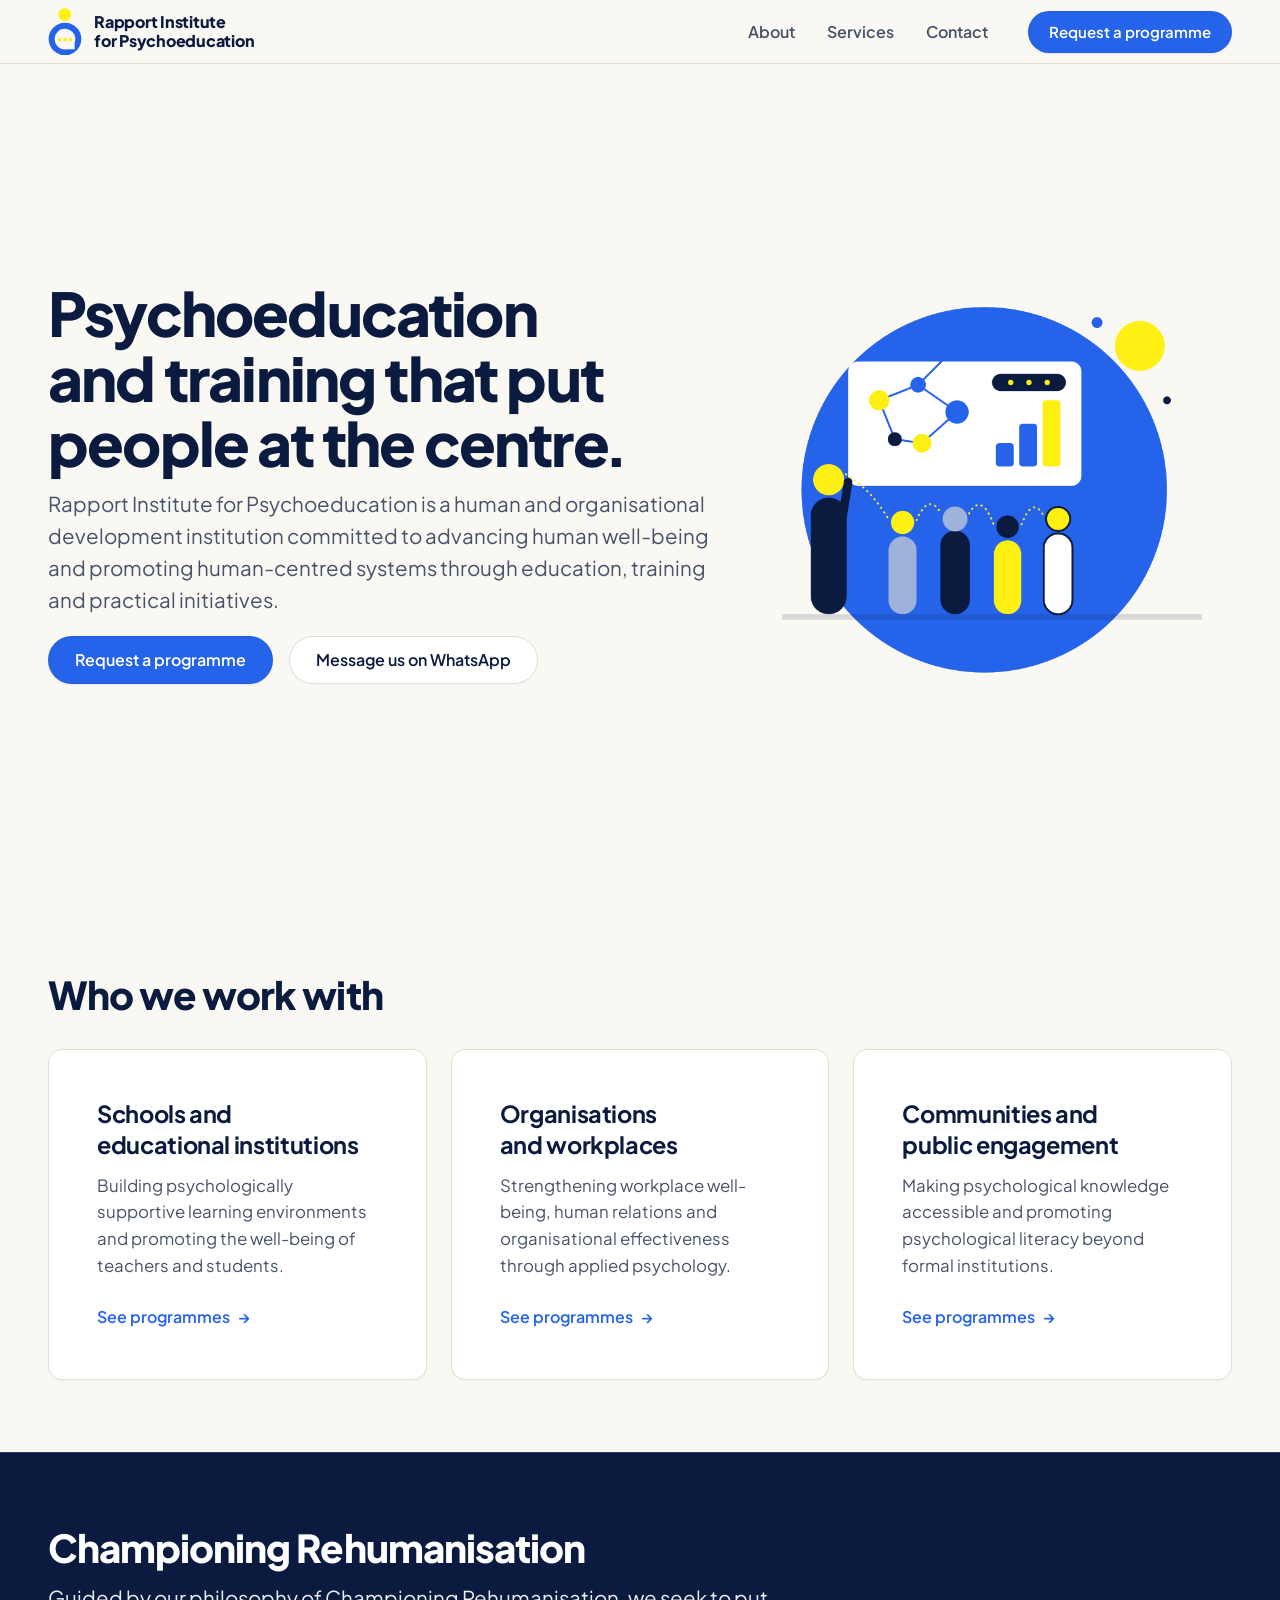
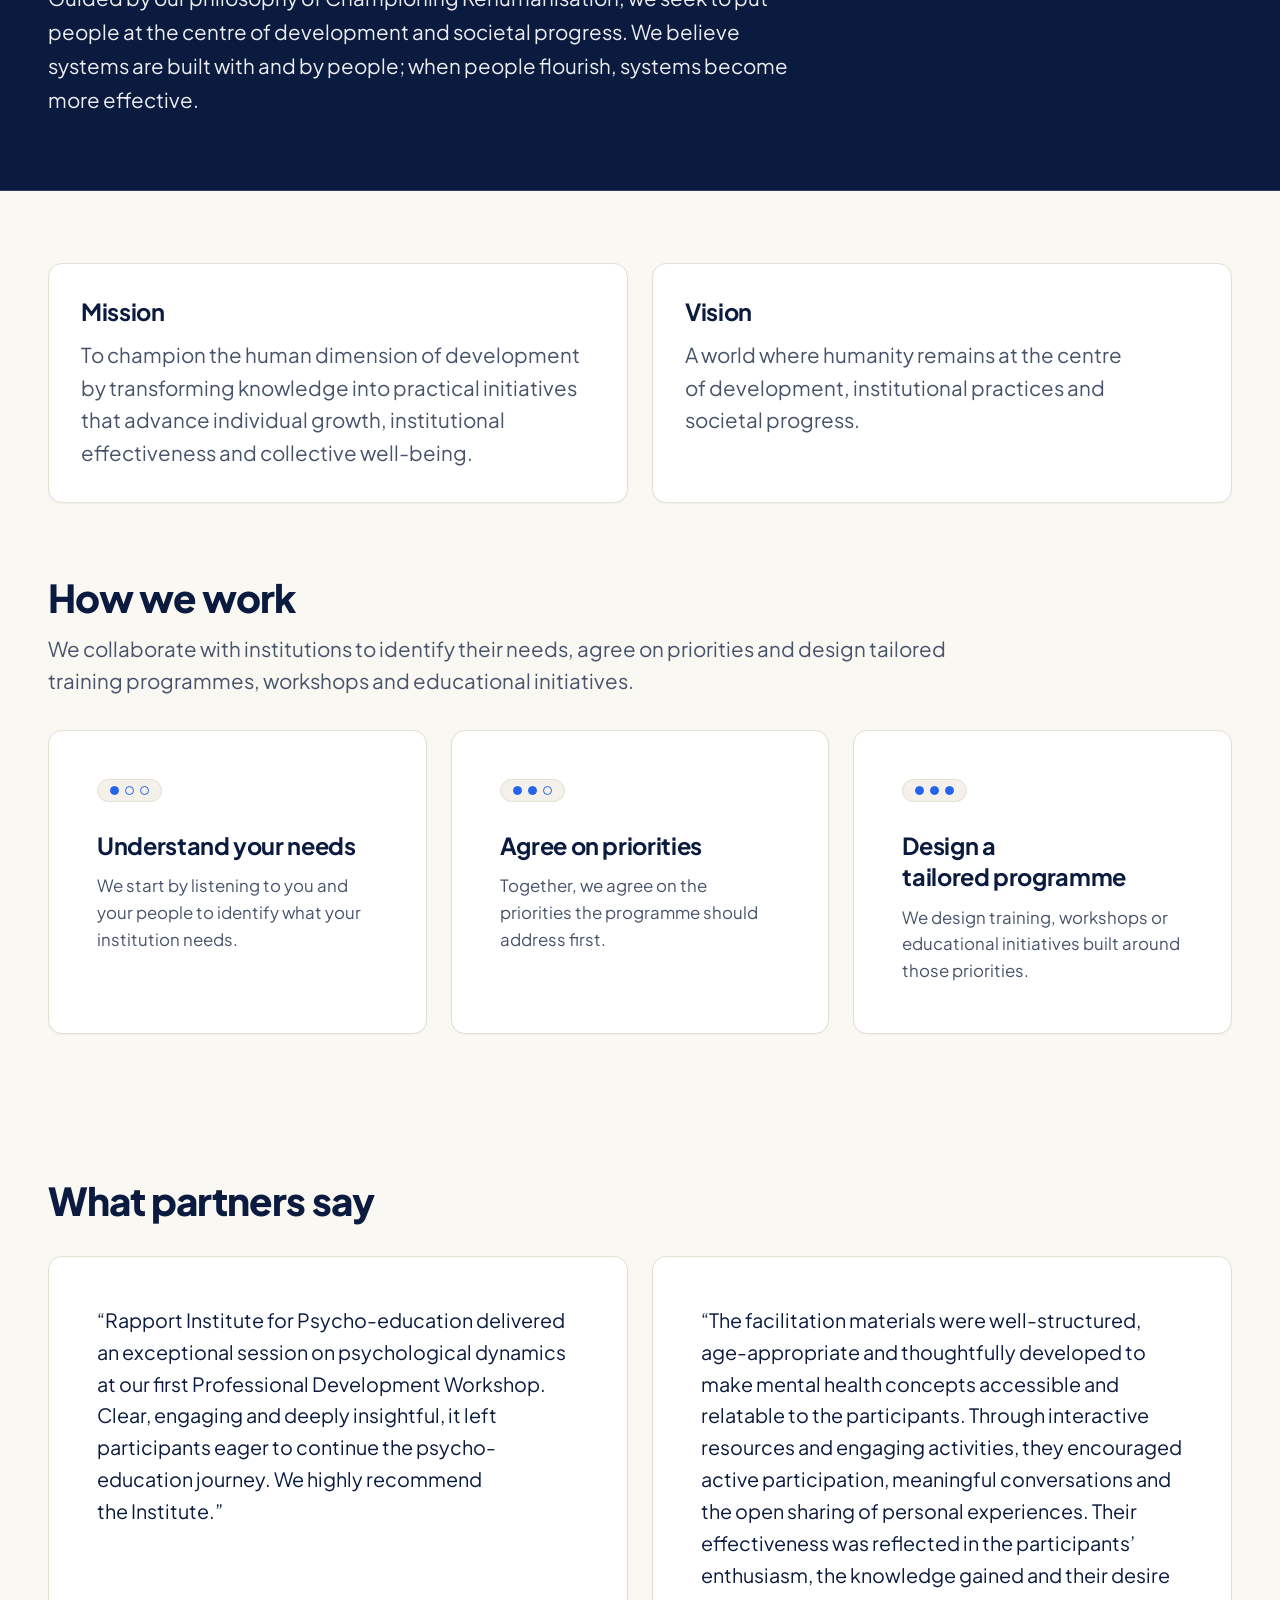
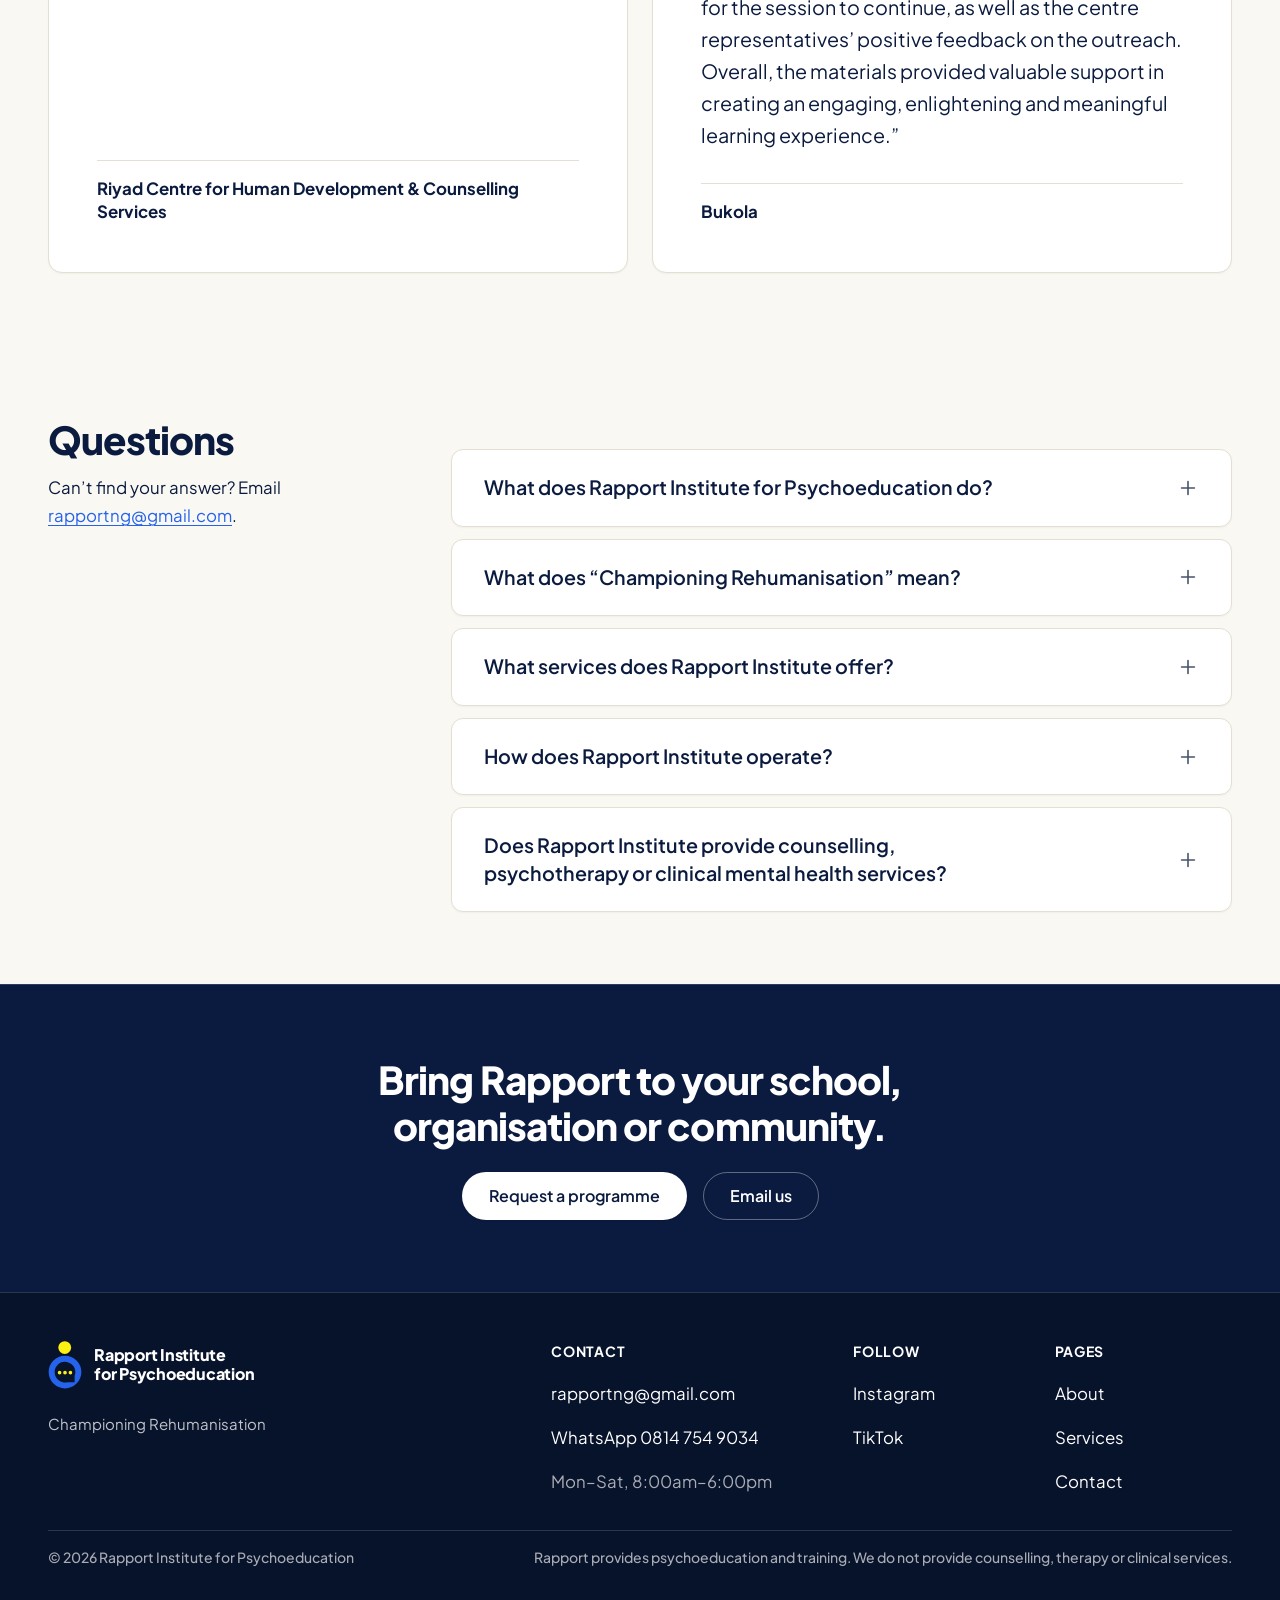
<file: index.html>
<!doctype html>
<html lang="en-GB">
<head>
  <meta charset="utf-8">
  <meta name="viewport" content="width=device-width, initial-scale=1">
  <title>Rapport Institute for Psychoeducation | Psychoeducation and training in Nigeria</title>
  <!-- COPY: client to review (meta description) -->
  <meta name="description" content="Psychoeducation, training and workshops for schools, workplaces and communities in Nigeria. Rapport Institute for Psychoeducation: Championing Rehumanisation.">
  <!-- TODO: replace https://rapport.ng with the live domain in every page, sitemap.xml and robots.txt -->
  <link rel="canonical" href="https://rapport.ng/">
  <meta name="theme-color" content="#FAF8F2">
  <link rel="preload" href="fonts/PlusJakartaSans-Variable.woff2" as="font" type="font/woff2" crossorigin>
  <link rel="stylesheet" href="css/style.css">
  <link rel="icon" href="images/favicon.svg" type="image/svg+xml">
  <link rel="icon" href="images/favicon-32.png" sizes="32x32" type="image/png">
  <link rel="apple-touch-icon" href="images/apple-touch-icon.png">
  <meta property="og:type" content="website">
  <meta property="og:site_name" content="Rapport Institute for Psychoeducation">
  <meta property="og:title" content="Rapport Institute for Psychoeducation">
  <meta property="og:description" content="Psychoeducation, training and workshops for schools, workplaces and communities in Nigeria.">
  <meta property="og:url" content="https://rapport.ng/">
  <meta property="og:image" content="https://rapport.ng/images/og-image.png">
  <meta property="og:image:width" content="1200">
  <meta property="og:image:height" content="630">
  <meta property="og:image:alt" content="The Rapport mark, a yellow circle above a speech-bubble ring, beside the name Rapport Institute for Psychoeducation.">
  <meta property="og:locale" content="en_NG">
  <meta name="twitter:card" content="summary_large_image">
  <script type="application/ld+json">
  {
    "@context": "https://schema.org",
    "@type": "EducationalOrganization",
    "name": "Rapport Institute for Psychoeducation",
    "alternateName": "Rapport",
    "slogan": "Championing Rehumanisation",
    "description": "Rapport Institute for Psychoeducation is a human and organisational development institution committed to advancing human well-being and promoting human-centred systems through education, training and practical initiatives.",
    "url": "https://rapport.ng/",
    "logo": "https://rapport.ng/images/apple-touch-icon.png",
    "image": "https://rapport.ng/images/og-image.png",
    "email": "rapportng@gmail.com",
    "telephone": "+2348147549034",
    "areaServed": { "@type": "Country", "name": "Nigeria" },
    "sameAs": [
      "https://www.instagram.com/rapport.ng",
      "https://www.tiktok.com/@rapportng"
    ],
    "contactPoint": {
      "@type": "ContactPoint",
      "contactType": "programme requests",
      "email": "rapportng@gmail.com",
      "telephone": "+2348147549034",
      "areaServed": "NG",
      "availableLanguage": "English",
      "hoursAvailable": {
        "@type": "OpeningHoursSpecification",
        "dayOfWeek": ["Monday", "Tuesday", "Wednesday", "Thursday", "Friday", "Saturday"],
        "opens": "08:00",
        "closes": "18:00"
      }
    }
  }
  </script>
</head>
<body class="page-home">
  <!--
  THESIS: Rapport Institute rejects loud, saturated SaaS banner stripes in favor of quiet, high-craft institutional minimalism where whitespace, crisp typographic cadence, and purposeful color accents build profound trust.
  OWN-WORLD: Pristine warm porcelain ground (#FAF8F2), deep commanding ink navy (#0B1B3F), disciplined Rapport cobalt (#2563EB) for focal actions, warm muted borders, and the authentic yellow mark accent (#FDF012).
  STORY: Institutional leaders recognize a credible, human-centred psychoeducational authority, understand the tailored collaborative method, and initiate a direct programme dialogue via WhatsApp or email.
  FIRST VIEWPORT: Architectural, breathable light hero with balanced display type, crisp lead measure, refined dual CTAs, and a meticulously proportioned brand mark featuring smooth assembly animation.
  FORM: Professional Minimalist Editorial Architecture; seed key 78417cc3.
  FINISH: unreviewed and undocumented is unfinished; this build ends with the finish review, the verdict, and DESIGN.md.
  -->
  <a class="skip-link" href="#main">Skip to content</a>

  <header class="site-header" data-header>
    <div class="container">
      <a class="brand" href="index.html" aria-label="Rapport Institute for Psychoeducation, home">
        <svg viewBox="0 0 520 726" aria-hidden="true" focusable="false"><circle cx="256" cy="100" r="98" fill="#FDF012"/><path class="mark-ring" fill-rule="evenodd" d="M10 475A250 250 0 1 0 510 475A250 250 0 1 0 10 475ZM407 629H295.3A158 158 0 1 1 407 532.9Z"/><circle cx="177" cy="484" r="28" fill="#FDF012"/><circle cx="260" cy="484" r="28" fill="#FDF012"/><circle cx="343" cy="484" r="28" fill="#FDF012"/></svg>
        <span class="brand-name">Rapport Institute<br> for Psychoeducation</span>
      </a>
      <nav class="nav" aria-label="Main">
        <ul>
          <li><a href="about.html">About</a></li>
          <li><a href="services.html">Services</a></li>
          <li><a href="contact.html">Contact</a></li>
          <li><a class="btn btn--primary" href="contact.html">Request a programme</a></li>
        </ul>
      </nav>
      <button class="menu-toggle" type="button" aria-expanded="false" aria-controls="menu-panel" data-menu-toggle>
        <span data-menu-label>Menu</span>
        <svg class="icon-open" viewBox="0 0 24 24" fill="none" stroke="currentColor" stroke-width="1.75" stroke-linecap="round" aria-hidden="true"><path d="M4 7h16M4 12h16M4 17h16"/></svg>
        <svg class="icon-close" viewBox="0 0 24 24" fill="none" stroke="currentColor" stroke-width="1.75" stroke-linecap="round" aria-hidden="true"><path d="M18 6 6 18M6 6l12 12"/></svg>
      </button>
    </div>
  </header>
  <div class="menu-panel" id="menu-panel" hidden data-menu-panel>
    <nav aria-label="Main">
      <ul>
        <li><a href="about.html">About</a></li>
        <li><a href="services.html">Services</a></li>
        <li><a href="contact.html">Contact</a></li>
      </ul>
    </nav>
    <a class="btn btn--primary" href="contact.html">Request a programme</a>
  </div>

  <main id="main">
    <!-- 1. Hero -->
    <section class="section hero" aria-labelledby="hero-title">
      <div class="container grid">
        <div class="hero-text">
          <!-- COPY: client to review (new headline) -->
          <h1 class="t-display" id="hero-title">Psychoeducation and training that put people at the centre<span class="k">.</span></h1>
          <p class="t-lead">Rapport Institute for Psychoeducation is a human and organisational development institution committed to advancing human well-being and promoting human-centred systems through education, training and practical initiatives.</p>
          <div class="actions">
            <a class="btn btn--primary" href="contact.html">Request a programme</a>
            <a class="btn btn--secondary" href="https://wa.me/2348147549034">Message us on WhatsApp</a>
          </div>
        </div>
        <div class="hero-visual">
          <img src="images/hero-artwork-transparent.png" alt="Illustration of a Rapport psychoeducation session with facilitator and participants" class="hero-img" width="675" height="675" fetchpriority="high">
        </div>
      </div>
    </section>

    <!-- 2. Who we work with -->
    <section class="section section--paper" aria-labelledby="audiences-title">
      <div class="container">
        <div class="head">
          <h2 id="audiences-title">Who we work with</h2>
        </div>
        <div class="grid audiences">
          <div class="audience lg-4">
            <h3>Schools and educational institutions</h3>
            <p>Building psychologically supportive learning environments and promoting the well-being of teachers and students.</p>
            <a href="services.html#schools">See programmes<span class="sr-only"> for schools</span></a>
          </div>
          <div class="audience lg-4">
            <h3>Organisations and workplaces</h3>
            <p>Strengthening workplace well-being, human relations and organisational effectiveness through applied psychology.</p>
            <a href="services.html#workplaces">See programmes<span class="sr-only"> for workplaces</span></a>
          </div>
          <div class="audience lg-4">
            <h3>Communities and public engagement</h3>
            <p>Making psychological knowledge accessible and promoting psychological literacy beyond formal institutions.</p>
            <a href="services.html#communities">See programmes<span class="sr-only"> for communities</span></a>
          </div>
        </div>
      </div>
    </section>

    <!-- 3. Our philosophy -->
    <section class="section statement on-navy" aria-labelledby="philosophy-title">
      <div class="container grid">
        <div class="head lg-8">
          <h2 id="philosophy-title">Championing Rehumanisation</h2>
          <p class="t-lead">Guided by our philosophy of Championing Rehumanisation, we seek to put people at the centre of development and societal progress. We believe systems are built with and by people; when people flourish, systems become more effective.</p>
        </div>
      </div>
    </section>

    <!-- 4. Mission and vision -->
    <section class="section section--paper" aria-label="Mission and vision">
      <div class="container grid pair">
        <div class="md-6">
          <h3>Mission</h3>
          <p class="t-lead">To champion the human dimension of development by transforming knowledge into practical initiatives that advance individual growth, institutional effectiveness and collective well-being.</p>
        </div>
        <div class="md-6">
          <h3>Vision</h3>
          <p class="t-lead">A world where humanity remains at the centre of development, institutional practices and societal progress.</p>
        </div>
      </div>
    </section>

    <!-- 5. How we work -->
    <section class="section section--paper" aria-labelledby="how-title">
      <div class="container">
        <div class="head">
          <h2 id="how-title">How we work</h2>
          <p class="t-lead">We collaborate with institutions to identify their needs, agree on priorities and design tailored training programmes, workshops and educational initiatives.</p>
        </div>
        <ol class="grid steps">
          <li class="step lg-4">
            <span class="step-dots" aria-hidden="true"><span class="on"></span><span></span><span></span></span>
            <h3><span class="sr-only">Step 1: </span>Understand your needs</h3>
            <!-- COPY: client to review -->
            <p>We start by listening to you and your people to identify what your institution needs.</p>
          </li>
          <li class="step lg-4">
            <span class="step-dots" aria-hidden="true"><span class="on"></span><span class="on"></span><span></span></span>
            <h3><span class="sr-only">Step 2: </span>Agree on priorities</h3>
            <!-- COPY: client to review -->
            <p>Together, we agree on the priorities the programme should address first.</p>
          </li>
          <li class="step lg-4">
            <span class="step-dots" aria-hidden="true"><span class="on"></span><span class="on"></span><span class="on"></span></span>
            <h3><span class="sr-only">Step 3: </span>Design a tailored programme</h3>
            <!-- COPY: client to review -->
            <p>We design training, workshops or educational initiatives built around those priorities.</p>
          </li>
        </ol>
      </div>
    </section>

    <!-- 6. Reviews -->
    <section class="section reviews" aria-labelledby="reviews-title">
      <div class="container">
        <div class="head">
          <h2 id="reviews-title">What partners say</h2>
        </div>
        <div class="grid reviews-grid">
          <figure class="review-card">
            <blockquote class="review-quote">
              <p>“Rapport Institute for Psycho-education delivered an exceptional session on psychological dynamics at our first Professional Development Workshop. Clear, engaging and deeply insightful, it left participants eager to continue the psycho-education journey. We highly recommend the Institute.”</p>
            </blockquote>
            <figcaption class="review-author">
              <cite class="review-org">Riyad Centre for Human Development &amp; Counselling Services</cite>
            </figcaption>
          </figure>
          <figure class="review-card">
            <blockquote class="review-quote">
              <p>“The facilitation materials were well-structured, age-appropriate and thoughtfully developed to make mental health concepts accessible and relatable to the participants. Through interactive resources and engaging activities, they encouraged active participation, meaningful conversations and the open sharing of personal experiences. Their effectiveness was reflected in the participants’ enthusiasm, the knowledge gained and their desire for the session to continue, as well as the centre representatives’ positive feedback on the outreach. Overall, the materials provided valuable support in creating an engaging, enlightening and meaningful learning experience.”</p>
            </blockquote>
            <figcaption class="review-author">
              <cite class="review-org">Bukola</cite>
            </figcaption>
          </figure>
        </div>
      </div>
    </section>

    <!-- INSTAGRAM FEED: add an Instagram feed here (https://www.instagram.com/rapport.ng) once there is a feed to embed. Do not ship an empty placeholder. -->

    <!-- 7. FAQ -->
    <section class="section section--paper" aria-labelledby="faq-title">
      <div class="container grid">
        <div class="head lg-4">
          <h2 id="faq-title">Questions</h2>
          <!-- COPY: client to review -->
          <p>Can’t find your answer? Email <a href="mailto:rapportng@gmail.com">rapportng@gmail.com</a>.</p>
        </div>
        <div class="accordion lg-8" data-accordion>
          <div class="acc-item">
            <h3><button class="acc-trigger" type="button" aria-expanded="false" aria-controls="faq-1" id="faq-1-btn">What does Rapport Institute for Psychoeducation do?<svg class="acc-icon" viewBox="0 0 24 24" fill="none" stroke="currentColor" stroke-width="1.75" stroke-linecap="round" aria-hidden="true"><path d="M5 12h14M12 5v14"/></svg></button></h3>
            <div class="acc-panel" id="faq-1" role="region" aria-labelledby="faq-1-btn"><div><p>We advance human development and organisational effectiveness through psychoeducation, training, research, advocacy and community engagement.</p></div></div>
          </div>
          <div class="acc-item">
            <h3><button class="acc-trigger" type="button" aria-expanded="false" aria-controls="faq-2" id="faq-2-btn">What does “Championing Rehumanisation” mean?<svg class="acc-icon" viewBox="0 0 24 24" fill="none" stroke="currentColor" stroke-width="1.75" stroke-linecap="round" aria-hidden="true"><path d="M5 12h14M12 5v14"/></svg></button></h3>
            <div class="acc-panel" id="faq-2" role="region" aria-labelledby="faq-2-btn"><div><p>It means putting people at the centre of development and promoting systems that recognise human needs, dignity and potential. We believe systems are built with and by people; when people flourish, systems become more effective.</p></div></div>
          </div>
          <div class="acc-item">
            <h3><button class="acc-trigger" type="button" aria-expanded="false" aria-controls="faq-3" id="faq-3-btn">What services does Rapport Institute offer?<svg class="acc-icon" viewBox="0 0 24 24" fill="none" stroke="currentColor" stroke-width="1.75" stroke-linecap="round" aria-hidden="true"><path d="M5 12h14M12 5v14"/></svg></button></h3>
            <div class="acc-panel" id="faq-3" role="region" aria-labelledby="faq-3-btn"><div><p>We provide training, workshops, psychoeducation and capacity development across organisations, schools and communities.</p></div></div>
          </div>
          <div class="acc-item">
            <h3><button class="acc-trigger" type="button" aria-expanded="false" aria-controls="faq-4" id="faq-4-btn">How does Rapport Institute operate?<svg class="acc-icon" viewBox="0 0 24 24" fill="none" stroke="currentColor" stroke-width="1.75" stroke-linecap="round" aria-hidden="true"><path d="M5 12h14M12 5v14"/></svg></button></h3>
            <div class="acc-panel" id="faq-4" role="region" aria-labelledby="faq-4-btn"><div><p>We collaborate with institutions to identify their needs, agree on priorities and design tailored training programmes, workshops and educational initiatives.</p></div></div>
          </div>
          <div class="acc-item">
            <h3><button class="acc-trigger" type="button" aria-expanded="false" aria-controls="faq-5" id="faq-5-btn">Does Rapport Institute provide counselling, psychotherapy or clinical mental health services?<svg class="acc-icon" viewBox="0 0 24 24" fill="none" stroke="currentColor" stroke-width="1.75" stroke-linecap="round" aria-hidden="true"><path d="M5 12h14M12 5v14"/></svg></button></h3>
            <div class="acc-panel" id="faq-5" role="region" aria-labelledby="faq-5-btn"><div><p>No. Our focus is psychoeducation, training and human development, not clinical treatment. Where specialised services are needed, we may facilitate referrals to qualified professionals and relevant organisations.</p></div></div>
          </div>
        </div>
      </div>
    </section>

    <!-- 7. Closing call to action -->
    <section class="section cta on-navy" aria-labelledby="cta-title">
      <div class="container">
        <h2 id="cta-title">Bring Rapport to your school<span class="k">,</span> organisation or community<span class="k">.</span></h2>
        <div class="actions">
          <a class="btn btn--primary" href="contact.html">Request a programme</a>
          <a class="btn btn--secondary" href="mailto:rapportng@gmail.com">Email us</a>
        </div>
      </div>
    </section>
  </main>

  <footer class="site-footer on-navy">
    <div class="container">
      <div class="grid">
        <div class="lg-5">
          <a class="brand" href="index.html" aria-label="Rapport Institute for Psychoeducation, home">
            <svg viewBox="0 0 520 726" aria-hidden="true" focusable="false"><circle cx="256" cy="100" r="98" fill="#FDF012"/><path class="mark-ring" fill-rule="evenodd" d="M10 475A250 250 0 1 0 510 475A250 250 0 1 0 10 475ZM407 629H295.3A158 158 0 1 1 407 532.9Z"/><circle cx="177" cy="484" r="28" fill="#FDF012"/><circle cx="260" cy="484" r="28" fill="#FDF012"/><circle cx="343" cy="484" r="28" fill="#FDF012"/></svg>
            <span class="brand-name">Rapport Institute<br> for Psychoeducation</span>
          </a>
          <p class="footer-tagline">Championing Rehumanisation</p>
        </div>
        <div class="md-4 lg-3">
          <h2 class="footer-title">Contact</h2>
          <ul class="footer-list">
            <li><a href="mailto:rapportng@gmail.com">rapportng@gmail.com</a></li>
            <li><a href="https://wa.me/2348147549034">WhatsApp 0814 754 9034</a></li>
            <li>Mon–Sat, 8:00am–6:00pm</li>
          </ul>
        </div>
        <div class="md-4 lg-2">
          <h2 class="footer-title">Follow</h2>
          <ul class="footer-list">
            <li><a href="https://www.instagram.com/rapport.ng">Instagram</a></li>
            <li><a href="https://www.tiktok.com/@rapportng">TikTok</a></li>
            <!-- TODO: add X once the client confirms the handle (the content doc lists "Rapportg_") -->
          </ul>
        </div>
        <div class="md-4 lg-2">
          <h2 class="footer-title">Pages</h2>
          <ul class="footer-list">
            <li><a href="about.html">About</a></li>
            <li><a href="services.html">Services</a></li>
            <li><a href="contact.html">Contact</a></li>
          </ul>
        </div>
      </div>
      <div class="footer-bottom t-small">
        <p>© <span data-year>2026</span> Rapport Institute for Psychoeducation</p>
        <!-- COPY: client to review -->
        <p>Rapport provides psychoeducation and training. We do not provide counselling, therapy or clinical services.</p>
      </div>
    </div>
  </footer>

  <script src="js/main.js" defer></script>
</body>
</html>
</file>
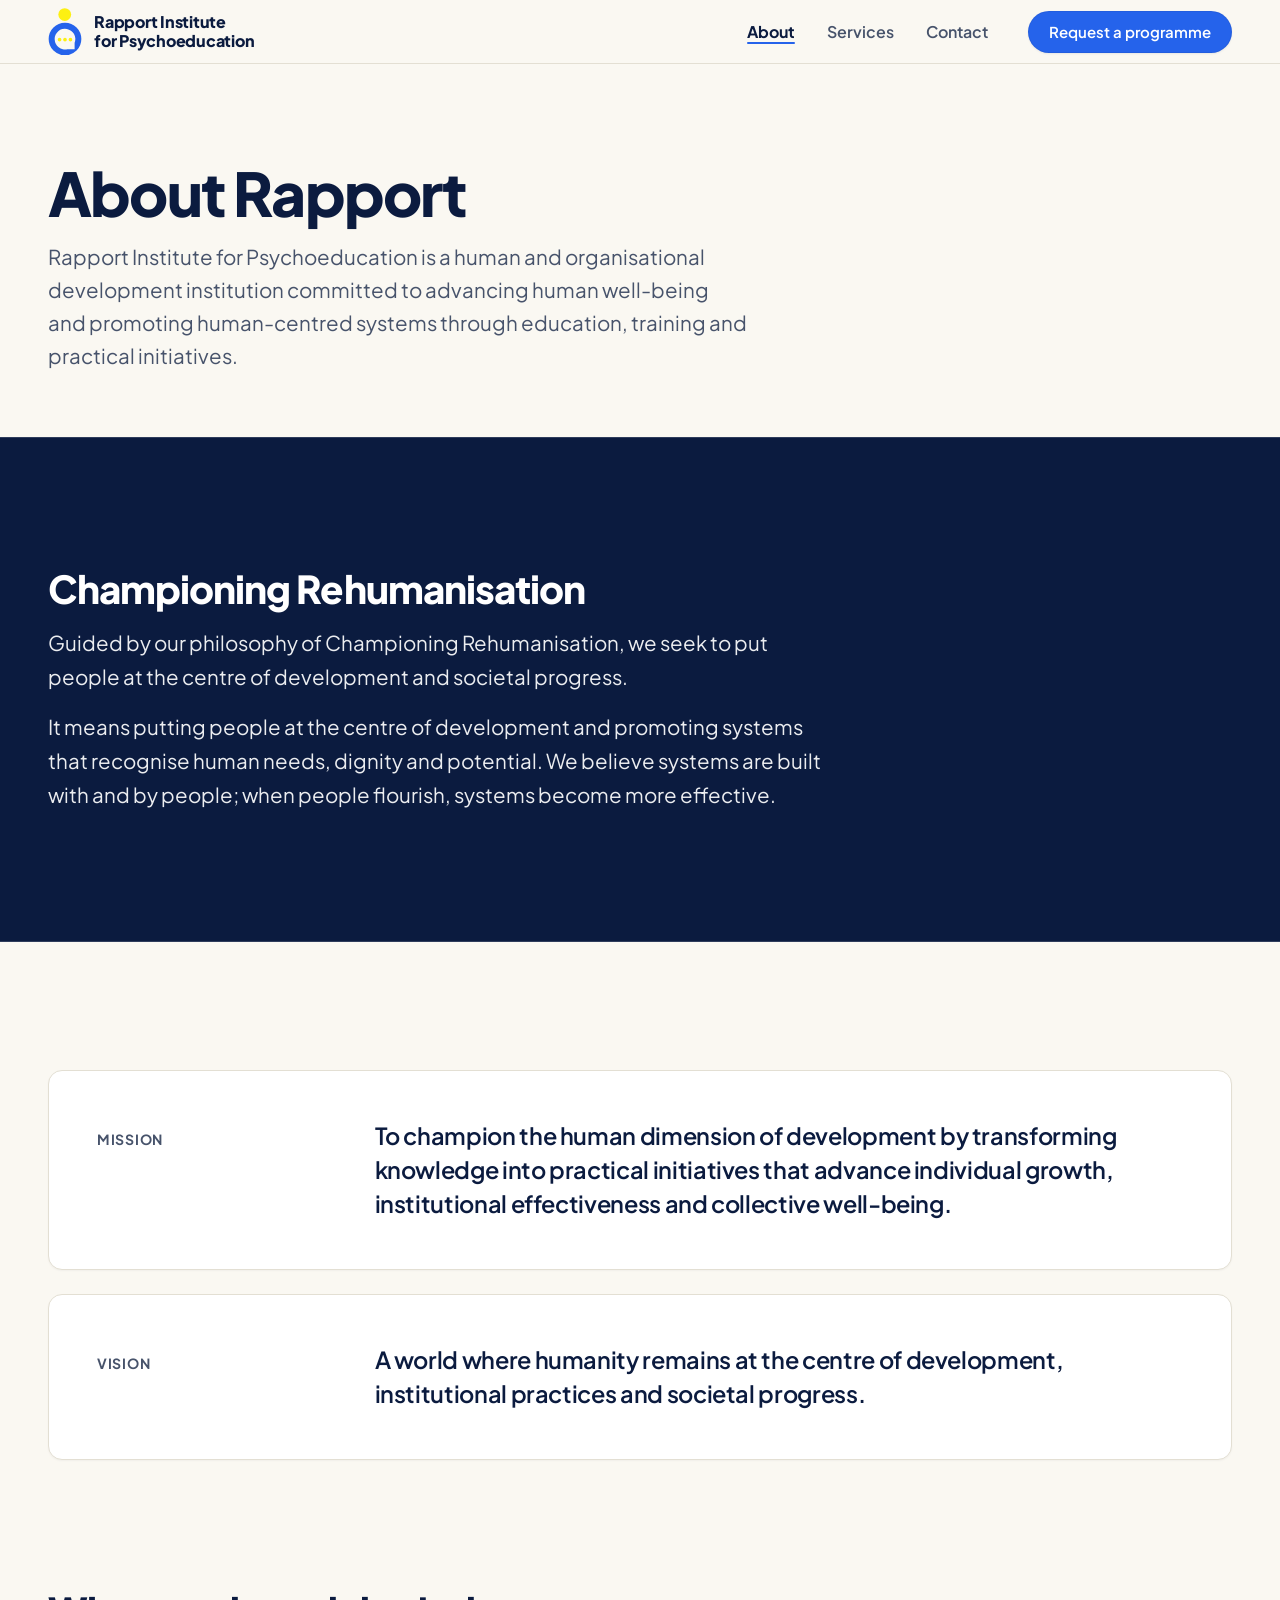
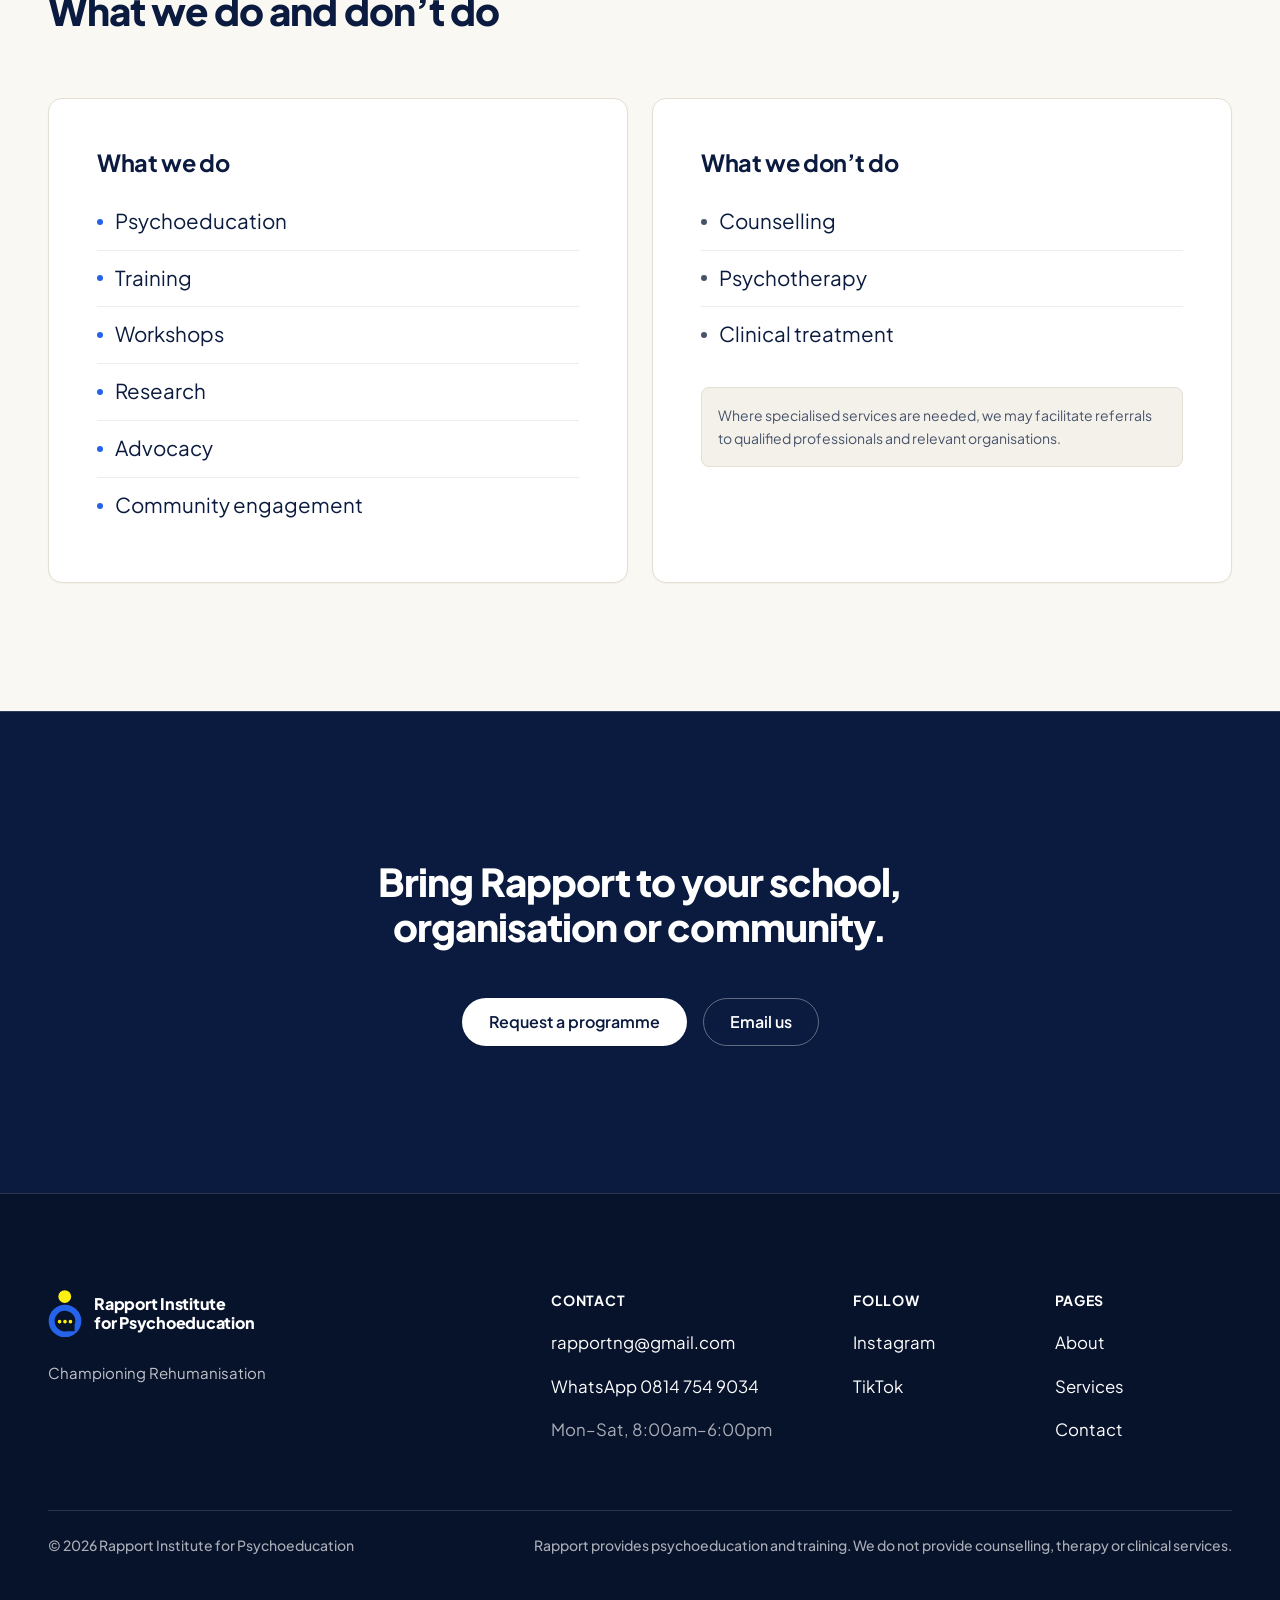
<file: about.html>
<!doctype html>
<html lang="en-GB">
<head>
  <meta charset="utf-8">
  <meta name="viewport" content="width=device-width, initial-scale=1">
  <title>About Rapport Institute for Psychoeducation | Championing Rehumanisation</title>
  <!-- COPY: client to review (meta description) -->
  <meta name="description" content="About Rapport Institute for Psychoeducation: our mission, vision and philosophy of Championing Rehumanisation in schools, workplaces and communities.">
  <!-- TODO: replace https://rapport.ng with the live domain in every page, sitemap.xml and robots.txt -->
  <link rel="canonical" href="https://rapport.ng/about.html">
  <meta name="theme-color" content="#FAF8F2">
  <link rel="preload" href="fonts/PlusJakartaSans-Variable.woff2" as="font" type="font/woff2" crossorigin>
  <link rel="stylesheet" href="css/style.css">
  <link rel="icon" href="images/favicon.svg" type="image/svg+xml">
  <link rel="icon" href="images/favicon-32.png" sizes="32x32" type="image/png">
  <link rel="apple-touch-icon" href="images/apple-touch-icon.png">
  <meta property="og:type" content="website">
  <meta property="og:site_name" content="Rapport Institute for Psychoeducation">
  <meta property="og:title" content="About Rapport Institute for Psychoeducation">
  <meta property="og:description" content="Our mission, vision and philosophy of Championing Rehumanisation.">
  <meta property="og:url" content="https://rapport.ng/about.html">
  <meta property="og:image" content="https://rapport.ng/images/og-image.png">
  <meta property="og:image:width" content="1200">
  <meta property="og:image:height" content="630">
  <meta property="og:image:alt" content="The Rapport mark, a yellow circle above a speech-bubble ring, beside the name Rapport Institute for Psychoeducation.">
  <meta property="og:locale" content="en_NG">
  <meta name="twitter:card" content="summary_large_image">
</head>
<body>
  <a class="skip-link" href="#main">Skip to content</a>

  <header class="site-header" data-header>
    <div class="container">
      <a class="brand" href="index.html" aria-label="Rapport Institute for Psychoeducation, home">
        <svg viewBox="0 0 520 726" aria-hidden="true" focusable="false"><circle cx="256" cy="100" r="98" fill="#FDF012"/><path class="mark-ring" fill-rule="evenodd" d="M10 475A250 250 0 1 0 510 475A250 250 0 1 0 10 475ZM407 629H295.3A158 158 0 1 1 407 532.9Z"/><circle cx="177" cy="484" r="28" fill="#FDF012"/><circle cx="260" cy="484" r="28" fill="#FDF012"/><circle cx="343" cy="484" r="28" fill="#FDF012"/></svg>
        <span class="brand-name">Rapport Institute<br> for Psychoeducation</span>
      </a>
      <nav class="nav" aria-label="Main">
        <ul>
          <li><a href="about.html">About</a></li>
          <li><a href="services.html">Services</a></li>
          <li><a href="contact.html">Contact</a></li>
          <li><a class="btn btn--primary" href="contact.html">Request a programme</a></li>
        </ul>
      </nav>
      <button class="menu-toggle" type="button" aria-expanded="false" aria-controls="menu-panel" data-menu-toggle>
        <span data-menu-label>Menu</span>
        <svg class="icon-open" viewBox="0 0 24 24" fill="none" stroke="currentColor" stroke-width="1.75" stroke-linecap="round" aria-hidden="true"><path d="M4 7h16M4 12h16M4 17h16"/></svg>
        <svg class="icon-close" viewBox="0 0 24 24" fill="none" stroke="currentColor" stroke-width="1.75" stroke-linecap="round" aria-hidden="true"><path d="M18 6 6 18M6 6l12 12"/></svg>
      </button>
    </div>
  </header>
  <div class="menu-panel" id="menu-panel" hidden data-menu-panel>
    <nav aria-label="Main">
      <ul>
        <li><a href="about.html">About</a></li>
        <li><a href="services.html">Services</a></li>
        <li><a href="contact.html">Contact</a></li>
      </ul>
    </nav>
    <a class="btn btn--primary" href="contact.html">Request a programme</a>
  </div>

  <main id="main">
    <!-- 1. Page header -->
    <section class="section section--paper page-head" aria-labelledby="page-title">
      <div class="container grid">
        <div class="head lg-8">
          <h1 class="t-display" id="page-title">About Rapport</h1>
          <p class="t-lead">Rapport Institute for Psychoeducation is a human and organisational development institution committed to advancing human well-being and promoting human-centred systems through education, training and practical initiatives.</p>
        </div>
      </div>
    </section>

    <!-- 2. Philosophy -->
    <section class="section statement on-navy" aria-labelledby="philosophy-title">
      <div class="container grid">
        <div class="head lg-8">
          <h2 id="philosophy-title">Championing Rehumanisation</h2>
          <p class="t-lead">Guided by our philosophy of Championing Rehumanisation, we seek to put people at the centre of development and societal progress.</p>
          <p class="t-lead">It means putting people at the centre of development and promoting systems that recognise human needs, dignity and potential. We believe systems are built with and by people; when people flourish, systems become more effective.</p>
        </div>
      </div>
    </section>

    <!-- 3. Mission and vision -->
    <section class="section section--paper" aria-label="Mission and vision">
      <div class="container rows">
        <div>
          <h3>Mission</h3>
          <p class="t-h3">To champion the human dimension of development by transforming knowledge into practical initiatives that advance individual growth, institutional effectiveness and collective well-being.</p>
        </div>
        <div>
          <h3>Vision</h3>
          <p class="t-h3">A world where humanity remains at the centre of development, institutional practices and societal progress.</p>
        </div>
      </div>
    </section>

    <!-- 4. What we do and don't do -->
    <section class="section section--paper" aria-labelledby="scope-title">
      <div class="container">
        <div class="head">
          <h2 id="scope-title">What we do and don’t do</h2>
        </div>
        <div class="grid scope">
          <div class="md-6">
            <h3>What we do</h3>
            <ul>
              <li>Psychoeducation</li>
              <li>Training</li>
              <li>Workshops</li>
              <li>Research</li>
              <li>Advocacy</li>
              <li>Community engagement</li>
            </ul>
          </div>
          <div class="md-6">
            <h3>What we don’t do</h3>
            <ul>
              <li>Counselling</li>
              <li>Psychotherapy</li>
              <li>Clinical treatment</li>
            </ul>
            <p class="t-muted">Where specialised services are needed, we may facilitate referrals to qualified professionals and relevant organisations.</p>
          </div>
        </div>
      </div>
    </section>

    <!-- FOUNDER / TEAM: add the founder or team section here when the client supplies names, roles, bios and photos. -->

    <!-- 7. Closing call to action -->
    <section class="section cta on-navy" aria-labelledby="cta-title">
      <div class="container">
        <h2 id="cta-title">Bring Rapport to your school<span class="k">,</span> organisation or community<span class="k">.</span></h2>
        <div class="actions">
          <a class="btn btn--primary" href="contact.html">Request a programme</a>
          <a class="btn btn--secondary" href="mailto:rapportng@gmail.com">Email us</a>
        </div>
      </div>
    </section>
  </main>

  <footer class="site-footer on-navy">
    <div class="container">
      <div class="grid">
        <div class="lg-5">
          <a class="brand" href="index.html" aria-label="Rapport Institute for Psychoeducation, home">
            <svg viewBox="0 0 520 726" aria-hidden="true" focusable="false"><circle cx="256" cy="100" r="98" fill="#FDF012"/><path class="mark-ring" fill-rule="evenodd" d="M10 475A250 250 0 1 0 510 475A250 250 0 1 0 10 475ZM407 629H295.3A158 158 0 1 1 407 532.9Z"/><circle cx="177" cy="484" r="28" fill="#FDF012"/><circle cx="260" cy="484" r="28" fill="#FDF012"/><circle cx="343" cy="484" r="28" fill="#FDF012"/></svg>
            <span class="brand-name">Rapport Institute<br> for Psychoeducation</span>
          </a>
          <p class="footer-tagline">Championing Rehumanisation</p>
        </div>
        <div class="md-4 lg-3">
          <h2 class="footer-title">Contact</h2>
          <ul class="footer-list">
            <li><a href="mailto:rapportng@gmail.com">rapportng@gmail.com</a></li>
            <li><a href="https://wa.me/2348147549034">WhatsApp 0814 754 9034</a></li>
            <li>Mon–Sat, 8:00am–6:00pm</li>
          </ul>
        </div>
        <div class="md-4 lg-2">
          <h2 class="footer-title">Follow</h2>
          <ul class="footer-list">
            <li><a href="https://www.instagram.com/rapport.ng">Instagram</a></li>
            <li><a href="https://www.tiktok.com/@rapportng">TikTok</a></li>
            <!-- TODO: add X once the client confirms the handle (the content doc lists "Rapportg_") -->
          </ul>
        </div>
        <div class="md-4 lg-2">
          <h2 class="footer-title">Pages</h2>
          <ul class="footer-list">
            <li><a href="about.html">About</a></li>
            <li><a href="services.html">Services</a></li>
            <li><a href="contact.html">Contact</a></li>
          </ul>
        </div>
      </div>
      <div class="footer-bottom t-small">
        <p>© <span data-year>2026</span> Rapport Institute for Psychoeducation</p>
        <!-- COPY: client to review -->
        <p>Rapport provides psychoeducation and training. We do not provide counselling, therapy or clinical services.</p>
      </div>
    </div>
  </footer>

  <script src="js/main.js" defer></script>
</body>
</html>
</file>
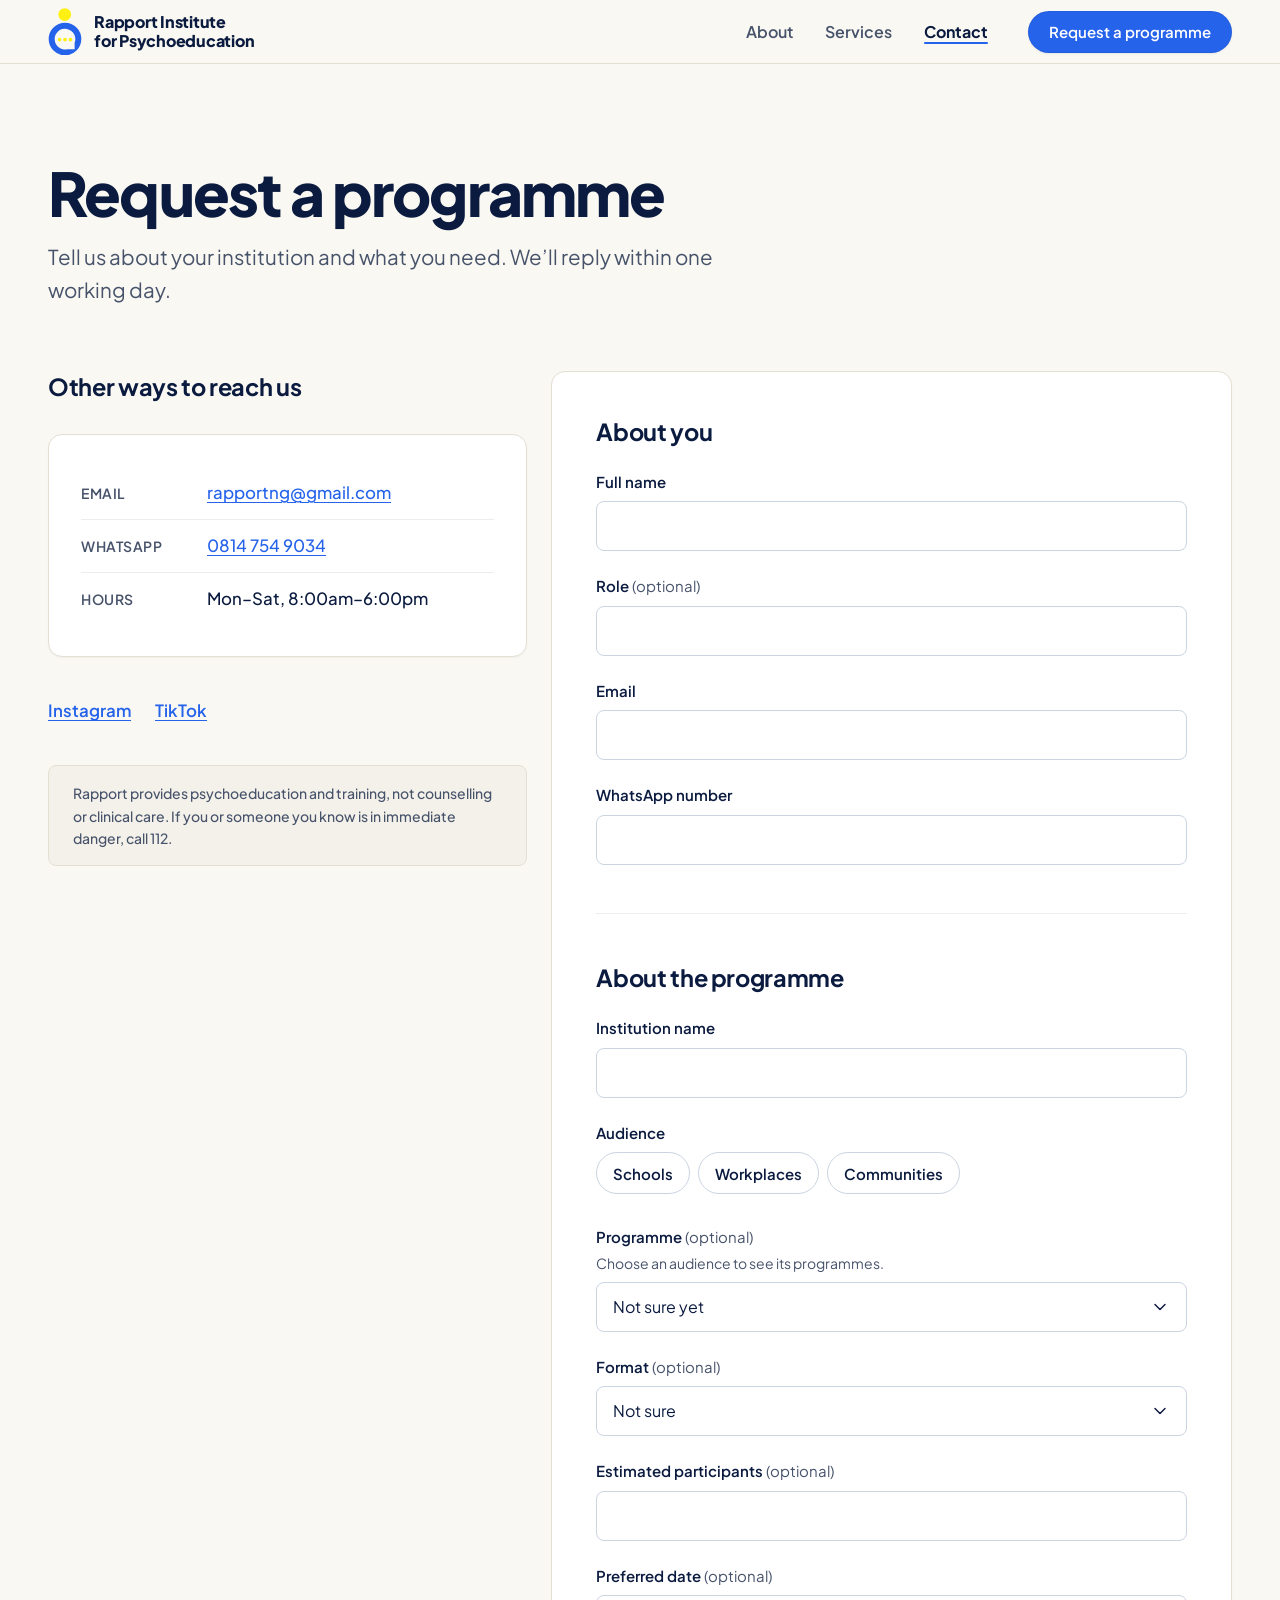
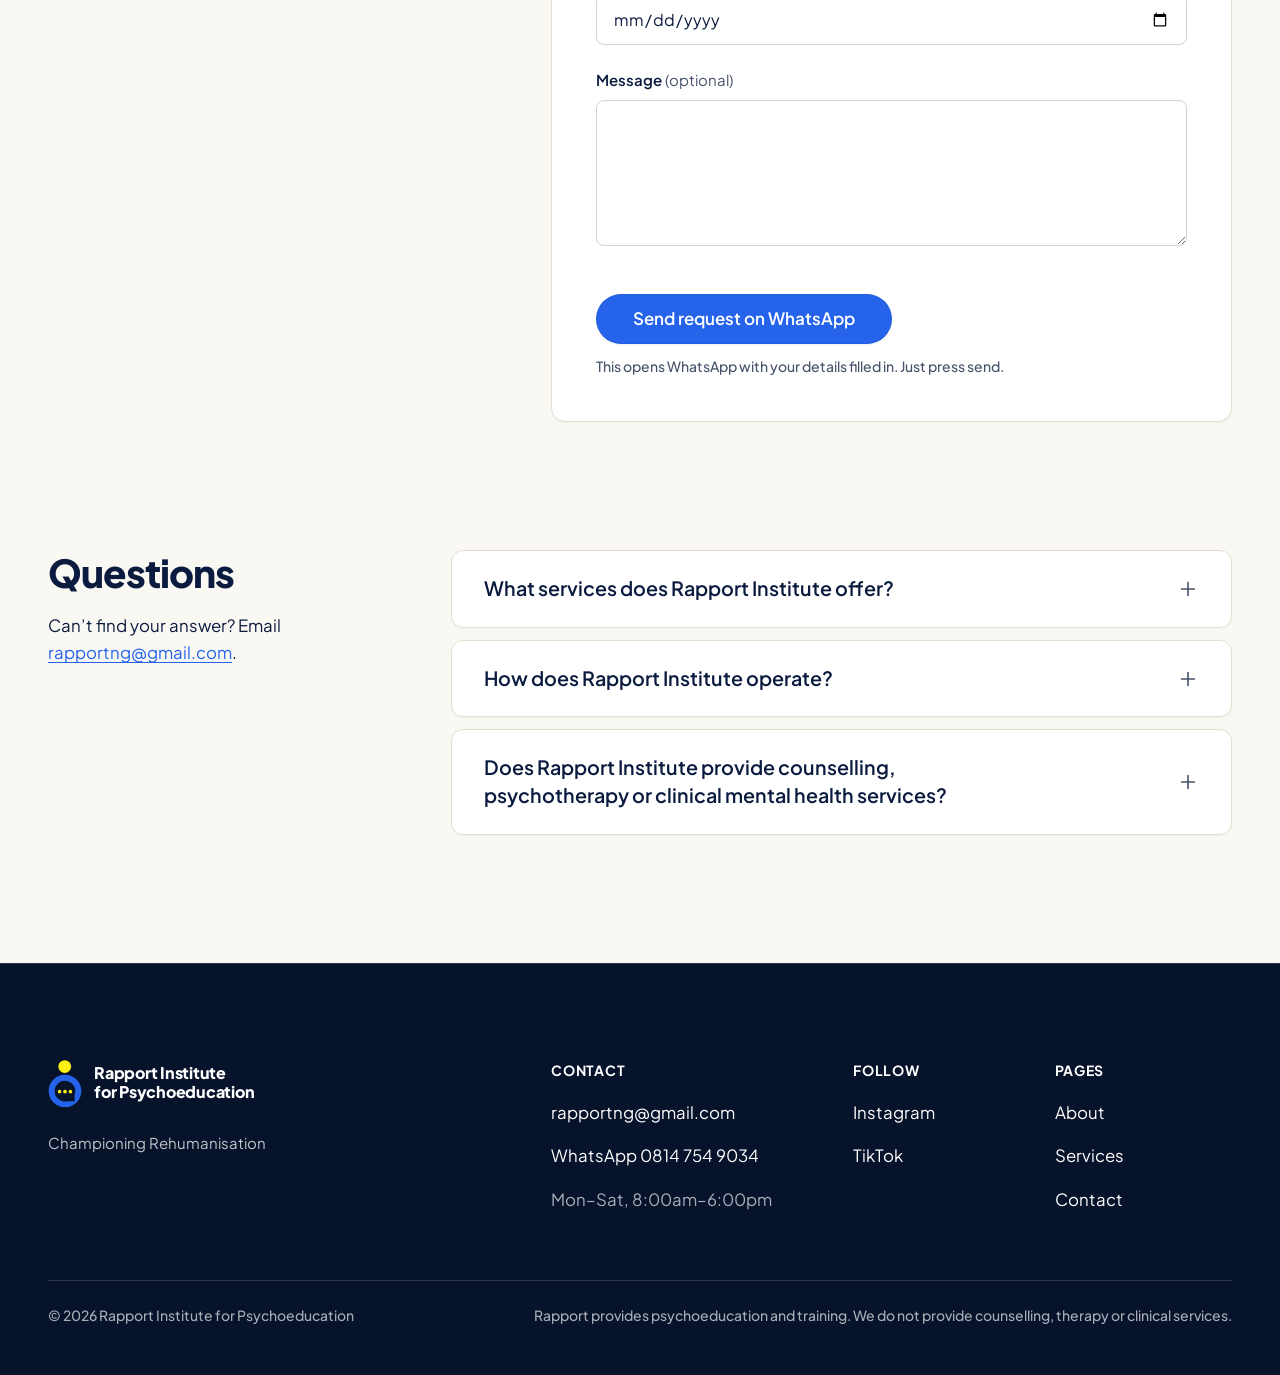
<file: contact.html>
<!doctype html>
<html lang="en-GB">
<head>
  <meta charset="utf-8">
  <meta name="viewport" content="width=device-width, initial-scale=1">
  <title>Request a programme | Rapport Institute for Psychoeducation</title>
  <!-- COPY: client to review (meta description) -->
  <meta name="description" content="Request a psychoeducation programme or workshop for your school, workplace or community in Nigeria. We’ll reply within one working day.">
  <!-- TODO: replace https://rapport.ng with the live domain in every page, sitemap.xml and robots.txt -->
  <link rel="canonical" href="https://rapport.ng/contact.html">
  <meta name="theme-color" content="#FAF8F2">
  <link rel="preload" href="fonts/PlusJakartaSans-Variable.woff2" as="font" type="font/woff2" crossorigin>
  <link rel="stylesheet" href="css/style.css">
  <link rel="icon" href="images/favicon.svg" type="image/svg+xml">
  <link rel="icon" href="images/favicon-32.png" sizes="32x32" type="image/png">
  <link rel="apple-touch-icon" href="images/apple-touch-icon.png">
  <meta property="og:type" content="website">
  <meta property="og:site_name" content="Rapport Institute for Psychoeducation">
  <meta property="og:title" content="Request a programme | Rapport Institute for Psychoeducation">
  <meta property="og:description" content="Tell us about your institution and what you need. We’ll reply within one working day.">
  <meta property="og:url" content="https://rapport.ng/contact.html">
  <meta property="og:image" content="https://rapport.ng/images/og-image.png">
  <meta property="og:image:width" content="1200">
  <meta property="og:image:height" content="630">
  <meta property="og:image:alt" content="The Rapport mark, a yellow circle above a speech-bubble ring, beside the name Rapport Institute for Psychoeducation.">
  <meta property="og:locale" content="en_NG">
  <meta name="twitter:card" content="summary_large_image">
</head>
<body>
  <a class="skip-link" href="#main">Skip to content</a>

  <header class="site-header" data-header>
    <div class="container">
      <a class="brand" href="index.html" aria-label="Rapport Institute for Psychoeducation, home">
        <svg viewBox="0 0 520 726" aria-hidden="true" focusable="false"><circle cx="256" cy="100" r="98" fill="#FDF012"/><path class="mark-ring" fill-rule="evenodd" d="M10 475A250 250 0 1 0 510 475A250 250 0 1 0 10 475ZM407 629H295.3A158 158 0 1 1 407 532.9Z"/><circle cx="177" cy="484" r="28" fill="#FDF012"/><circle cx="260" cy="484" r="28" fill="#FDF012"/><circle cx="343" cy="484" r="28" fill="#FDF012"/></svg>
        <span class="brand-name">Rapport Institute<br> for Psychoeducation</span>
      </a>
      <nav class="nav" aria-label="Main">
        <ul>
          <li><a href="about.html">About</a></li>
          <li><a href="services.html">Services</a></li>
          <li><a href="contact.html">Contact</a></li>
          <li><a class="btn btn--primary" href="contact.html">Request a programme</a></li>
        </ul>
      </nav>
      <button class="menu-toggle" type="button" aria-expanded="false" aria-controls="menu-panel" data-menu-toggle>
        <span data-menu-label>Menu</span>
        <svg class="icon-open" viewBox="0 0 24 24" fill="none" stroke="currentColor" stroke-width="1.75" stroke-linecap="round" aria-hidden="true"><path d="M4 7h16M4 12h16M4 17h16"/></svg>
        <svg class="icon-close" viewBox="0 0 24 24" fill="none" stroke="currentColor" stroke-width="1.75" stroke-linecap="round" aria-hidden="true"><path d="M18 6 6 18M6 6l12 12"/></svg>
      </button>
    </div>
  </header>
  <div class="menu-panel" id="menu-panel" hidden data-menu-panel>
    <nav aria-label="Main">
      <ul>
        <li><a href="about.html">About</a></li>
        <li><a href="services.html">Services</a></li>
        <li><a href="contact.html">Contact</a></li>
      </ul>
    </nav>
    <a class="btn btn--primary" href="contact.html">Request a programme</a>
  </div>

  <main id="main">
    <!-- 1. Page header -->
    <section class="section section--paper page-head" aria-labelledby="page-title">
      <div class="container grid">
        <div class="head lg-8">
          <h1 class="t-display" id="page-title">Request a programme</h1>
          <!-- COPY: client to review (the one-working-day reply promise is new) -->
          <p class="t-lead">Tell us about your institution and what you need. We’ll reply within one working day.</p>
        </div>
      </div>
    </section>

    <!-- 2. Form and other ways to reach us -->
    <section class="section section--paper" aria-label="Request form and contact details">
      <div class="container grid contact-grid">
        <div class="form-panel">
          <h2 class="sr-only">Programme request form</h2>
          <form novalidate data-request-form>
            <div class="form-group">
              <h3>About you</h3>
              <div class="field">
                <label for="name">Full name</label>
                <input class="input" id="name" name="name" type="text" autocomplete="name" required aria-describedby="name-error">
                <p class="field-error" id="name-error" hidden><svg viewBox="0 0 24 24" fill="none" stroke="currentColor" stroke-width="1.75" stroke-linecap="round" stroke-linejoin="round" aria-hidden="true"><circle cx="12" cy="12" r="10"/><path d="M12 8v4M12 16h.01"/></svg><span></span></p>
              </div>
              <div class="field">
                <label for="role">Role <span class="optional">(optional)</span></label>
                <input class="input" id="role" name="role" type="text" autocomplete="organization-title">
              </div>
              <div class="field">
                <label for="email">Email</label>
                <input class="input" id="email" name="email" type="email" autocomplete="email" inputmode="email" required aria-describedby="email-error">
                <p class="field-error" id="email-error" hidden><svg viewBox="0 0 24 24" fill="none" stroke="currentColor" stroke-width="1.75" stroke-linecap="round" stroke-linejoin="round" aria-hidden="true"><circle cx="12" cy="12" r="10"/><path d="M12 8v4M12 16h.01"/></svg><span></span></p>
              </div>
              <div class="field">
                <label for="whatsapp">WhatsApp number</label>
                <input class="input" id="whatsapp" name="whatsapp" type="tel" autocomplete="tel" inputmode="tel" required aria-describedby="whatsapp-error">
                <p class="field-error" id="whatsapp-error" hidden><svg viewBox="0 0 24 24" fill="none" stroke="currentColor" stroke-width="1.75" stroke-linecap="round" stroke-linejoin="round" aria-hidden="true"><circle cx="12" cy="12" r="10"/><path d="M12 8v4M12 16h.01"/></svg><span></span></p>
              </div>
            </div>

            <div class="form-group">
              <h3>About the programme</h3>
              <div class="field">
                <label for="institution">Institution name</label>
                <input class="input" id="institution" name="institution" type="text" autocomplete="organization" required aria-describedby="institution-error">
                <p class="field-error" id="institution-error" hidden><svg viewBox="0 0 24 24" fill="none" stroke="currentColor" stroke-width="1.75" stroke-linecap="round" stroke-linejoin="round" aria-hidden="true"><circle cx="12" cy="12" r="10"/><path d="M12 8v4M12 16h.01"/></svg><span></span></p>
              </div>
              <div class="field">
                <fieldset aria-describedby="audience-error">
                  <legend>Audience</legend>
                  <div class="choices" id="audience" data-audience>
                    <label class="choice"><input type="radio" name="audience" value="schools" required><span>Schools</span></label>
                    <label class="choice"><input type="radio" name="audience" value="workplaces"><span>Workplaces</span></label>
                    <label class="choice"><input type="radio" name="audience" value="communities"><span>Communities</span></label>
                  </div>
                  <p class="field-error" id="audience-error" hidden><svg viewBox="0 0 24 24" fill="none" stroke="currentColor" stroke-width="1.75" stroke-linecap="round" stroke-linejoin="round" aria-hidden="true"><circle cx="12" cy="12" r="10"/><path d="M12 8v4M12 16h.01"/></svg><span></span></p>
                </fieldset>
              </div>
              <div class="field">
                <label for="programme">Programme <span class="optional">(optional)</span></label>
                <!-- COPY: client to review -->
                <span class="hint" id="programme-hint">Choose an audience to see its programmes.</span>
                <select class="input" id="programme" name="programme" aria-describedby="programme-hint">
                  <option>Not sure yet</option>
                </select>
              </div>
              <div class="field">
                <label for="format">Format <span class="optional">(optional)</span></label>
                <select class="input" id="format" name="format">
                  <option>Not sure</option>
                  <option>Workshop</option>
                  <option>Training series</option>
                  <option>Talk</option>
                </select>
              </div>
              <div class="field">
                <label for="participants">Estimated participants <span class="optional">(optional)</span></label>
                <input class="input" id="participants" name="participants" type="number" inputmode="numeric" min="1" step="1" aria-describedby="participants-error">
                <p class="field-error" id="participants-error" hidden><svg viewBox="0 0 24 24" fill="none" stroke="currentColor" stroke-width="1.75" stroke-linecap="round" stroke-linejoin="round" aria-hidden="true"><circle cx="12" cy="12" r="10"/><path d="M12 8v4M12 16h.01"/></svg><span></span></p>
              </div>
              <div class="field">
                <label for="date">Preferred date <span class="optional">(optional)</span></label>
                <input class="input" id="date" name="date" type="date">
              </div>
              <div class="field">
                <label for="message">Message <span class="optional">(optional)</span></label>
                <textarea class="input" id="message" name="message" rows="5"></textarea>
              </div>
            </div>

            <div class="form-submit">
              <button class="btn btn--primary" type="submit">Send request on WhatsApp</button>
              <p class="t-small">This opens WhatsApp with your details filled in. Just press send.</p>
            </div>
          </form>

          <div class="form-success" data-form-success hidden aria-live="polite">
            <h3 tabindex="-1">Your request is ready in WhatsApp</h3>
            <!-- COPY: client to review -->
            <p>We’ve opened WhatsApp with your details filled in. Press send there to reach us. If WhatsApp didn’t open, <a href="#" data-wa-again target="_blank" rel="noopener">open it again</a>.</p>
            <p><a href="mailto:rapportng@gmail.com" data-mail>Prefer email? Send it to rapportng@gmail.com</a></p>
          </div>
        </div>

        <div class="contact-info">
          <h2 class="t-h3">Other ways to reach us</h2>
          <dl class="details">
            <div><dt>Email</dt><dd><a href="mailto:rapportng@gmail.com">rapportng@gmail.com</a></dd></div>
            <div><dt>WhatsApp</dt><dd><a href="https://wa.me/2348147549034">0814 754 9034</a></dd></div>
            <div><dt>Hours</dt><dd>Mon–Sat, 8:00am–6:00pm</dd></div>
          </dl>
          <ul class="inline-links" aria-label="Social media">
            <li><a href="https://www.instagram.com/rapport.ng">Instagram</a></li>
            <li><a href="https://www.tiktok.com/@rapportng">TikTok</a></li>
            <!-- TODO: add X once the client confirms the handle -->
          </ul>
          <!-- COPY: client to review -->
          <p class="t-small contact-note">Rapport provides psychoeducation and training, not counselling or clinical care. If you or someone you know is in immediate danger, call 112.</p>
        </div>
      </div>
    </section>

    <!-- 3. Short FAQ -->
    <section class="section section--paper" aria-labelledby="faq-title">
      <div class="container grid">
        <div class="head lg-4">
          <h2 id="faq-title">Questions</h2>
          <!-- COPY: client to review -->
          <p>Can’t find your answer? Email <a href="mailto:rapportng@gmail.com">rapportng@gmail.com</a>.</p>
        </div>
        <div class="accordion lg-8" data-accordion>
          <div class="acc-item">
            <h3><button class="acc-trigger" type="button" aria-expanded="false" aria-controls="faq-3" id="faq-3-btn">What services does Rapport Institute offer?<svg class="acc-icon" viewBox="0 0 24 24" fill="none" stroke="currentColor" stroke-width="1.75" stroke-linecap="round" aria-hidden="true"><path d="M5 12h14M12 5v14"/></svg></button></h3>
            <div class="acc-panel" id="faq-3" role="region" aria-labelledby="faq-3-btn"><div><p>We provide training, workshops, psychoeducation and capacity development across organisations, schools and communities.</p></div></div>
          </div>
          <div class="acc-item">
            <h3><button class="acc-trigger" type="button" aria-expanded="false" aria-controls="faq-4" id="faq-4-btn">How does Rapport Institute operate?<svg class="acc-icon" viewBox="0 0 24 24" fill="none" stroke="currentColor" stroke-width="1.75" stroke-linecap="round" aria-hidden="true"><path d="M5 12h14M12 5v14"/></svg></button></h3>
            <div class="acc-panel" id="faq-4" role="region" aria-labelledby="faq-4-btn"><div><p>We collaborate with institutions to identify their needs, agree on priorities and design tailored training programmes, workshops and educational initiatives.</p></div></div>
          </div>
          <div class="acc-item">
            <h3><button class="acc-trigger" type="button" aria-expanded="false" aria-controls="faq-5" id="faq-5-btn">Does Rapport Institute provide counselling, psychotherapy or clinical mental health services?<svg class="acc-icon" viewBox="0 0 24 24" fill="none" stroke="currentColor" stroke-width="1.75" stroke-linecap="round" aria-hidden="true"><path d="M5 12h14M12 5v14"/></svg></button></h3>
            <div class="acc-panel" id="faq-5" role="region" aria-labelledby="faq-5-btn"><div><p>No. Our focus is psychoeducation, training and human development, not clinical treatment. Where specialised services are needed, we may facilitate referrals to qualified professionals and relevant organisations.</p></div></div>
          </div>
        </div>
      </div>
    </section>
  </main>

  <footer class="site-footer on-navy">
    <div class="container">
      <div class="grid">
        <div class="lg-5">
          <a class="brand" href="index.html" aria-label="Rapport Institute for Psychoeducation, home">
            <svg viewBox="0 0 520 726" aria-hidden="true" focusable="false"><circle cx="256" cy="100" r="98" fill="#FDF012"/><path class="mark-ring" fill-rule="evenodd" d="M10 475A250 250 0 1 0 510 475A250 250 0 1 0 10 475ZM407 629H295.3A158 158 0 1 1 407 532.9Z"/><circle cx="177" cy="484" r="28" fill="#FDF012"/><circle cx="260" cy="484" r="28" fill="#FDF012"/><circle cx="343" cy="484" r="28" fill="#FDF012"/></svg>
            <span class="brand-name">Rapport Institute<br> for Psychoeducation</span>
          </a>
          <p class="footer-tagline">Championing Rehumanisation</p>
        </div>
        <div class="md-4 lg-3">
          <h2 class="footer-title">Contact</h2>
          <ul class="footer-list">
            <li><a href="mailto:rapportng@gmail.com">rapportng@gmail.com</a></li>
            <li><a href="https://wa.me/2348147549034">WhatsApp 0814 754 9034</a></li>
            <li>Mon–Sat, 8:00am–6:00pm</li>
          </ul>
        </div>
        <div class="md-4 lg-2">
          <h2 class="footer-title">Follow</h2>
          <ul class="footer-list">
            <li><a href="https://www.instagram.com/rapport.ng">Instagram</a></li>
            <li><a href="https://www.tiktok.com/@rapportng">TikTok</a></li>
            <!-- TODO: add X once the client confirms the handle (the content doc lists "Rapportg_") -->
          </ul>
        </div>
        <div class="md-4 lg-2">
          <h2 class="footer-title">Pages</h2>
          <ul class="footer-list">
            <li><a href="about.html">About</a></li>
            <li><a href="services.html">Services</a></li>
            <li><a href="contact.html">Contact</a></li>
          </ul>
        </div>
      </div>
      <div class="footer-bottom t-small">
        <p>© <span data-year>2026</span> Rapport Institute for Psychoeducation</p>
        <!-- COPY: client to review -->
        <p>Rapport provides psychoeducation and training. We do not provide counselling, therapy or clinical services.</p>
      </div>
    </div>
  </footer>

  <script src="js/main.js" defer></script>
</body>
</html>
</file>
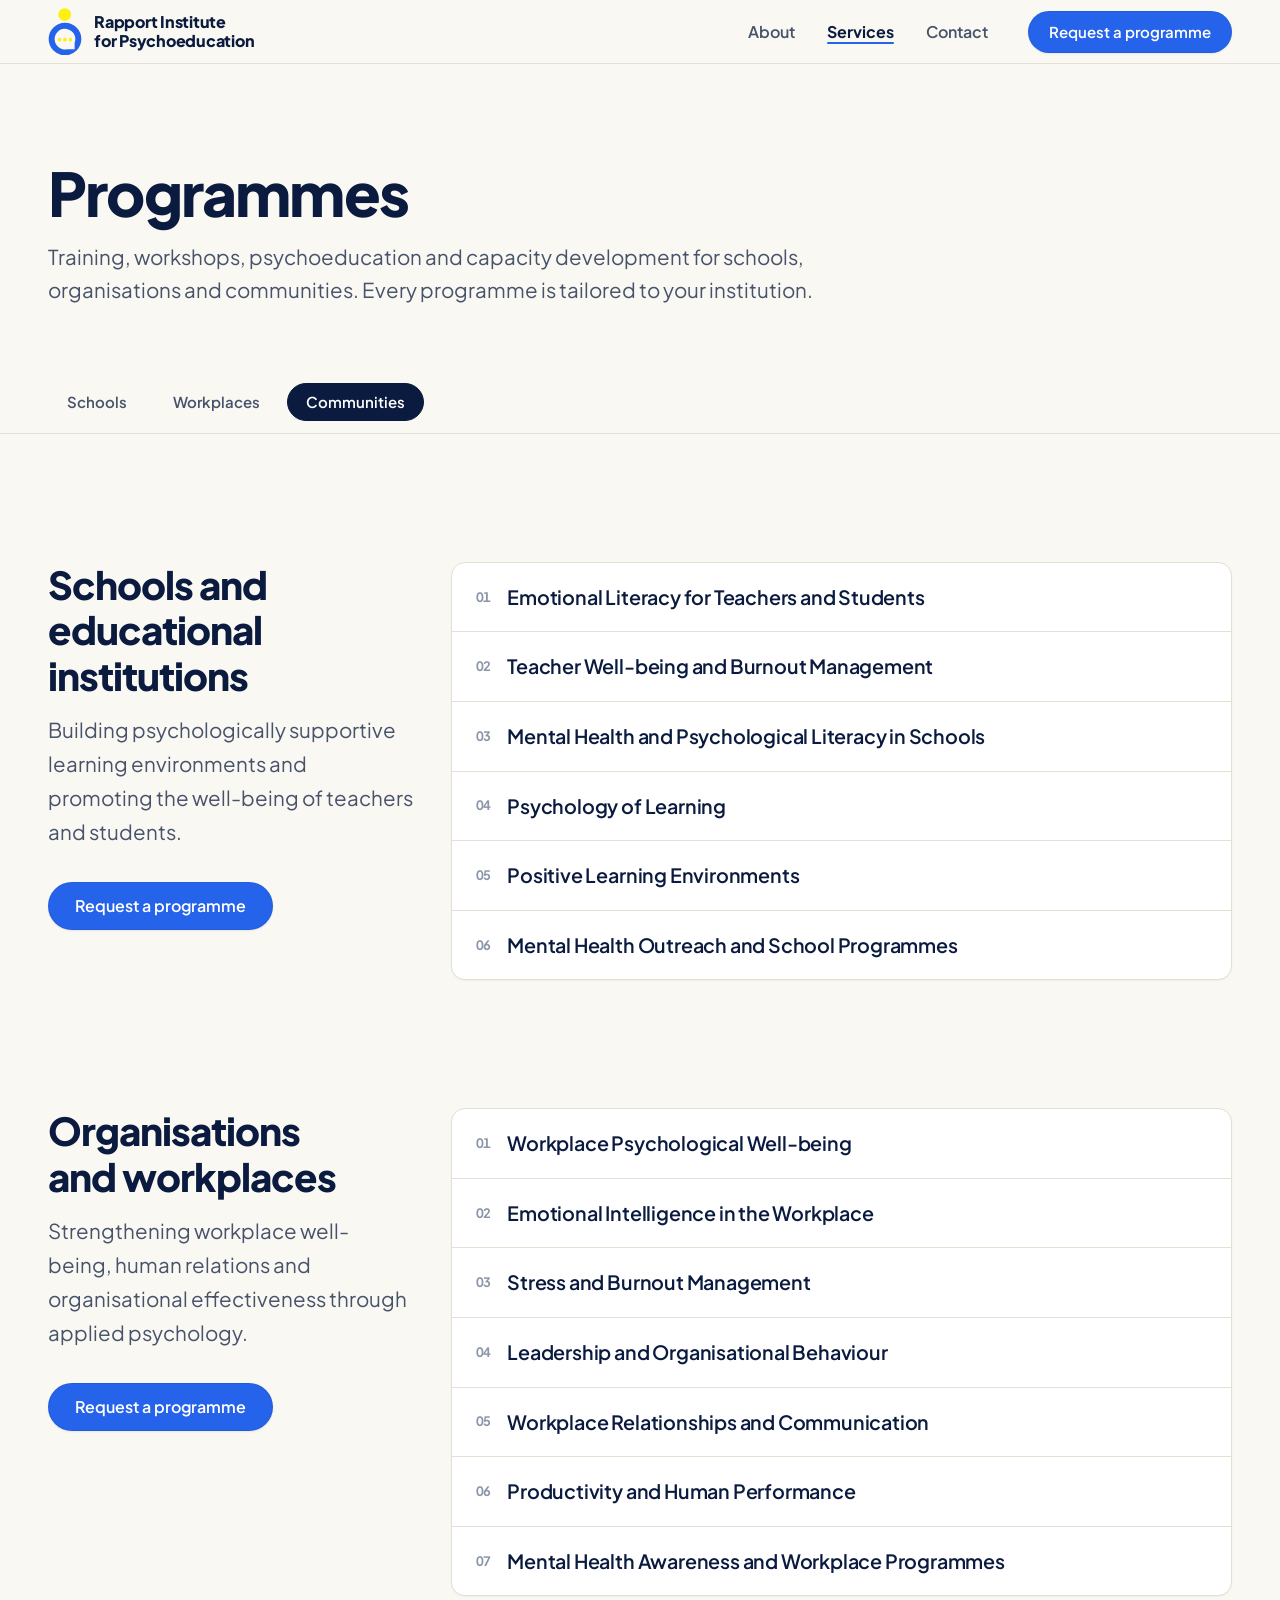
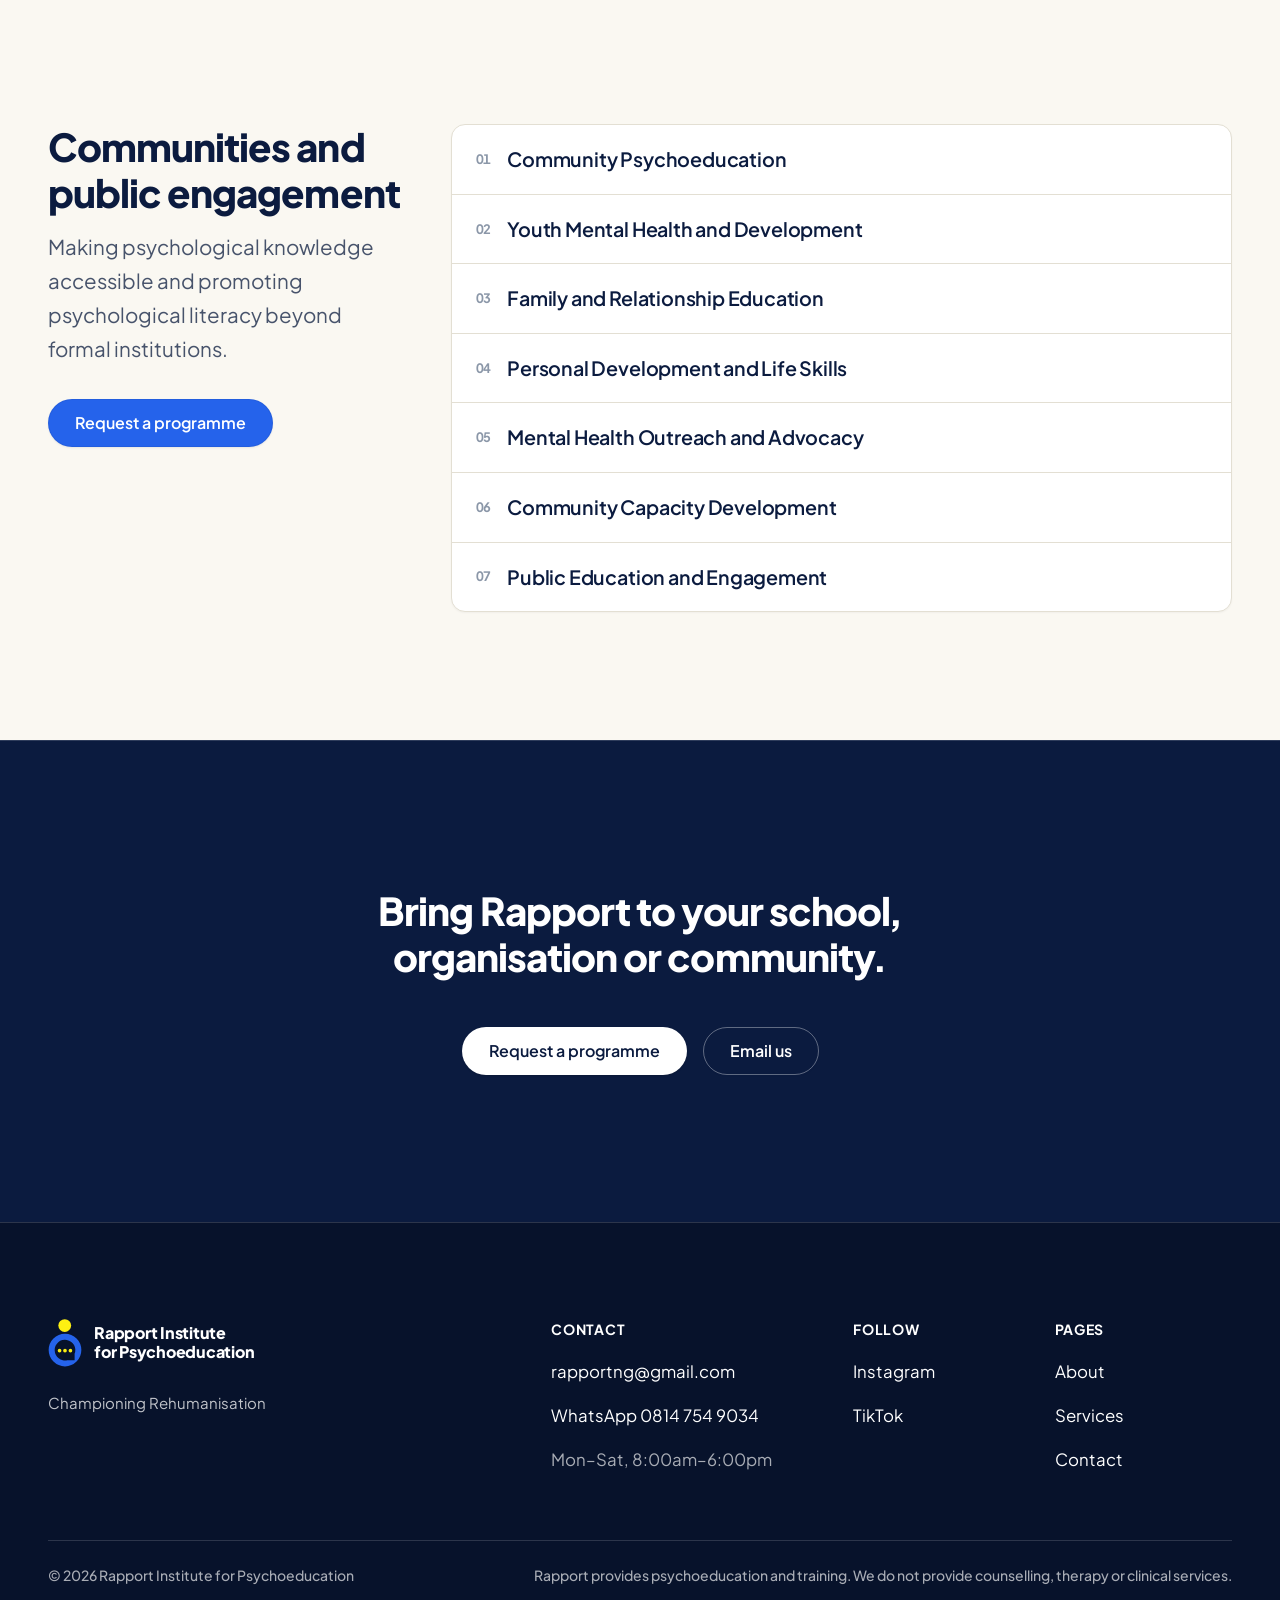
<file: services.html>
<!doctype html>
<html lang="en-GB">
<head>
  <meta charset="utf-8">
  <meta name="viewport" content="width=device-width, initial-scale=1">
  <title>Programmes | Rapport Institute for Psychoeducation</title>
  <!-- COPY: client to review (meta description) -->
  <meta name="description" content="Psychoeducation, training and workshops for schools, workplaces and communities in Nigeria. Browse all programmes by Rapport Institute for Psychoeducation.">
  <!-- TODO: replace https://rapport.ng with the live domain in every page, sitemap.xml and robots.txt -->
  <link rel="canonical" href="https://rapport.ng/services.html">
  <meta name="theme-color" content="#FAF8F2">
  <link rel="preload" href="fonts/PlusJakartaSans-Variable.woff2" as="font" type="font/woff2" crossorigin>
  <link rel="stylesheet" href="css/style.css">
  <link rel="icon" href="images/favicon.svg" type="image/svg+xml">
  <link rel="icon" href="images/favicon-32.png" sizes="32x32" type="image/png">
  <link rel="apple-touch-icon" href="images/apple-touch-icon.png">
  <meta property="og:type" content="website">
  <meta property="og:site_name" content="Rapport Institute for Psychoeducation">
  <meta property="og:title" content="Programmes | Rapport Institute for Psychoeducation">
  <meta property="og:description" content="Training, workshops and psychoeducation for schools, workplaces and communities.">
  <meta property="og:url" content="https://rapport.ng/services.html">
  <meta property="og:image" content="https://rapport.ng/images/og-image.png">
  <meta property="og:image:width" content="1200">
  <meta property="og:image:height" content="630">
  <meta property="og:image:alt" content="The Rapport mark, a yellow circle above a speech-bubble ring, beside the name Rapport Institute for Psychoeducation.">
  <meta property="og:locale" content="en_NG">
  <meta name="twitter:card" content="summary_large_image">
</head>
<body>
  <a class="skip-link" href="#main">Skip to content</a>

  <header class="site-header" data-header>
    <div class="container">
      <a class="brand" href="index.html" aria-label="Rapport Institute for Psychoeducation, home">
        <svg viewBox="0 0 520 726" aria-hidden="true" focusable="false"><circle cx="256" cy="100" r="98" fill="#FDF012"/><path class="mark-ring" fill-rule="evenodd" d="M10 475A250 250 0 1 0 510 475A250 250 0 1 0 10 475ZM407 629H295.3A158 158 0 1 1 407 532.9Z"/><circle cx="177" cy="484" r="28" fill="#FDF012"/><circle cx="260" cy="484" r="28" fill="#FDF012"/><circle cx="343" cy="484" r="28" fill="#FDF012"/></svg>
        <span class="brand-name">Rapport Institute<br> for Psychoeducation</span>
      </a>
      <nav class="nav" aria-label="Main">
        <ul>
          <li><a href="about.html">About</a></li>
          <li><a href="services.html">Services</a></li>
          <li><a href="contact.html">Contact</a></li>
          <li><a class="btn btn--primary" href="contact.html">Request a programme</a></li>
        </ul>
      </nav>
      <button class="menu-toggle" type="button" aria-expanded="false" aria-controls="menu-panel" data-menu-toggle>
        <span data-menu-label>Menu</span>
        <svg class="icon-open" viewBox="0 0 24 24" fill="none" stroke="currentColor" stroke-width="1.75" stroke-linecap="round" aria-hidden="true"><path d="M4 7h16M4 12h16M4 17h16"/></svg>
        <svg class="icon-close" viewBox="0 0 24 24" fill="none" stroke="currentColor" stroke-width="1.75" stroke-linecap="round" aria-hidden="true"><path d="M18 6 6 18M6 6l12 12"/></svg>
      </button>
    </div>
  </header>
  <div class="menu-panel" id="menu-panel" hidden data-menu-panel>
    <nav aria-label="Main">
      <ul>
        <li><a href="about.html">About</a></li>
        <li><a href="services.html">Services</a></li>
        <li><a href="contact.html">Contact</a></li>
      </ul>
    </nav>
    <a class="btn btn--primary" href="contact.html">Request a programme</a>
  </div>

  <main id="main">
    <!-- 1. Page header -->
    <section class="section section--paper page-head" aria-labelledby="page-title">
      <div class="container grid">
        <div class="head lg-8">
          <h1 class="t-display" id="page-title">Programmes</h1>
          <p class="t-lead">Training, workshops, psychoeducation and capacity development for schools, organisations and communities. Every programme is tailored to your institution.</p>
        </div>
      </div>
    </section>

    <!-- 2. In-page tabs -->
    <nav class="tabs" aria-label="Programme areas">
      <div class="container">
        <ul data-tabs>
          <li><a href="#schools" aria-current="true">Schools</a></li>
          <li><a href="#workplaces">Workplaces</a></li>
          <li><a href="#communities">Communities</a></li>
        </ul>
      </div>
    </nav>

    <!-- 3. One section per audience -->
    <section class="section section--paper audience-section" id="schools" aria-labelledby="schools-title">
      <div class="container grid">
        <div class="audience-intro lg-4">
          <h2 id="schools-title">Schools and educational institutions</h2>
          <p>Building psychologically supportive learning environments and promoting the well-being of teachers and students.</p>
          <a class="btn btn--primary" href="contact.html?audience=schools">Request a programme<span class="sr-only"> for schools</span></a>
        </div>
        <ul class="programmes lg-8" aria-label="Programmes for schools">
            <li class="t-item">Emotional Literacy for Teachers and Students</li>
            <li class="t-item">Teacher Well-being and Burnout Management</li>
            <li class="t-item">Mental Health and Psychological Literacy in Schools</li>
            <li class="t-item">Psychology of Learning</li>
            <li class="t-item">Positive Learning Environments</li>
            <li class="t-item">Mental Health Outreach and School Programmes</li>
        </ul>
      </div>
    </section>
    <section class="section section--paper audience-section" id="workplaces" aria-labelledby="workplaces-title">
      <div class="container grid">
        <div class="audience-intro lg-4">
          <h2 id="workplaces-title">Organisations and workplaces</h2>
          <p>Strengthening workplace well-being, human relations and organisational effectiveness through applied psychology.</p>
          <a class="btn btn--primary" href="contact.html?audience=workplaces">Request a programme<span class="sr-only"> for workplaces</span></a>
        </div>
        <ul class="programmes lg-8" aria-label="Programmes for workplaces">
            <li class="t-item">Workplace Psychological Well-being</li>
            <li class="t-item">Emotional Intelligence in the Workplace</li>
            <li class="t-item">Stress and Burnout Management</li>
            <li class="t-item">Leadership and Organisational Behaviour</li>
            <li class="t-item">Workplace Relationships and Communication</li>
            <li class="t-item">Productivity and Human Performance</li>
            <li class="t-item">Mental Health Awareness and Workplace Programmes</li>
        </ul>
      </div>
    </section>
    <section class="section section--paper audience-section" id="communities" aria-labelledby="communities-title">
      <div class="container grid">
        <div class="audience-intro lg-4">
          <h2 id="communities-title">Communities and public engagement</h2>
          <p>Making psychological knowledge accessible and promoting psychological literacy beyond formal institutions.</p>
          <a class="btn btn--primary" href="contact.html?audience=communities">Request a programme<span class="sr-only"> for communities</span></a>
        </div>
        <ul class="programmes lg-8" aria-label="Programmes for communities">
            <li class="t-item">Community Psychoeducation</li>
            <li class="t-item">Youth Mental Health and Development</li>
            <li class="t-item">Family and Relationship Education</li>
            <li class="t-item">Personal Development and Life Skills</li>
            <li class="t-item">Mental Health Outreach and Advocacy</li>
            <li class="t-item">Community Capacity Development</li>
            <li class="t-item">Public Education and Engagement</li>
        </ul>
      </div>
    </section>

    <!-- 7. Closing call to action -->
    <section class="section cta on-navy" aria-labelledby="cta-title">
      <div class="container">
        <h2 id="cta-title">Bring Rapport to your school<span class="k">,</span> organisation or community<span class="k">.</span></h2>
        <div class="actions">
          <a class="btn btn--primary" href="contact.html">Request a programme</a>
          <a class="btn btn--secondary" href="mailto:rapportng@gmail.com">Email us</a>
        </div>
      </div>
    </section>
  </main>

  <footer class="site-footer on-navy">
    <div class="container">
      <div class="grid">
        <div class="lg-5">
          <a class="brand" href="index.html" aria-label="Rapport Institute for Psychoeducation, home">
            <svg viewBox="0 0 520 726" aria-hidden="true" focusable="false"><circle cx="256" cy="100" r="98" fill="#FDF012"/><path class="mark-ring" fill-rule="evenodd" d="M10 475A250 250 0 1 0 510 475A250 250 0 1 0 10 475ZM407 629H295.3A158 158 0 1 1 407 532.9Z"/><circle cx="177" cy="484" r="28" fill="#FDF012"/><circle cx="260" cy="484" r="28" fill="#FDF012"/><circle cx="343" cy="484" r="28" fill="#FDF012"/></svg>
            <span class="brand-name">Rapport Institute<br> for Psychoeducation</span>
          </a>
          <p class="footer-tagline">Championing Rehumanisation</p>
        </div>
        <div class="md-4 lg-3">
          <h2 class="footer-title">Contact</h2>
          <ul class="footer-list">
            <li><a href="mailto:rapportng@gmail.com">rapportng@gmail.com</a></li>
            <li><a href="https://wa.me/2348147549034">WhatsApp 0814 754 9034</a></li>
            <li>Mon–Sat, 8:00am–6:00pm</li>
          </ul>
        </div>
        <div class="md-4 lg-2">
          <h2 class="footer-title">Follow</h2>
          <ul class="footer-list">
            <li><a href="https://www.instagram.com/rapport.ng">Instagram</a></li>
            <li><a href="https://www.tiktok.com/@rapportng">TikTok</a></li>
            <!-- TODO: add X once the client confirms the handle (the content doc lists "Rapportg_") -->
          </ul>
        </div>
        <div class="md-4 lg-2">
          <h2 class="footer-title">Pages</h2>
          <ul class="footer-list">
            <li><a href="about.html">About</a></li>
            <li><a href="services.html">Services</a></li>
            <li><a href="contact.html">Contact</a></li>
          </ul>
        </div>
      </div>
      <div class="footer-bottom t-small">
        <p>© <span data-year>2026</span> Rapport Institute for Psychoeducation</p>
        <!-- COPY: client to review -->
        <p>Rapport provides psychoeducation and training. We do not provide counselling, therapy or clinical services.</p>
      </div>
    </div>
  </footer>

  <script src="js/main.js" defer></script>
</body>
</html>
</file>
<file: css/style.css>
/* Rapport Institute for Psychoeducation
   Professional Minimalist Design System (Elevated Institutional Edition)
   See DESIGN.md before changing a value. */

/* ---------- Fonts ---------- */
@font-face {
  font-family: "Plus Jakarta Sans"; /* impeccable-disable-line overused-font -- user brief explicitly requested leaving typography as is */
  src: url("../fonts/PlusJakartaSans-Variable.woff2") format("woff2"),
       url("../fonts/PlusJakartaSans-VariableFont_wght.ttf") format("truetype");
  font-weight: 200 800;
  font-style: normal;
  font-display: swap;
}
/* Metric-matched fallbacks so the swap does not shift layout */
@font-face {
  font-family: "Jakarta Fallback";
  src: local("Arial"), local("ArialMT"), local("Helvetica");
  font-weight: 200 500;
  size-adjust: 105.7%;
  ascent-override: 98.2%;
  descent-override: 21%;
  line-gap-override: 0%;
}
@font-face {
  font-family: "Jakarta Fallback";
  src: local("Arial Bold"), local("Arial-BoldMT"), local("Helvetica Bold");
  font-weight: 600 800;
  size-adjust: 101.7%;
  ascent-override: 102.1%;
  descent-override: 21.8%;
  line-gap-override: 0%;
}

/* ---------- Tokens ---------- */
:root {
  /* Brand Palette */
  --blue: #2563EB;
  --blue-hover: #1D4ED8;
  --blue-subtle: rgba(37, 99, 235, 0.08);
  --navy: #0B1B3F;
  --navy-dark: #07122B;
  --navy-muted: #47536B;
  --navy-subtle: #64748B;
  --paper: #FAF8F2;
  --paper-elevated: #FFFFFF;
  --paper-subtle: #F4F1EA;
  --white: #FFFFFF;
  --line: #E3DFD3;
  --line-subtle: rgba(11, 27, 63, 0.08);
  --yellow: #FDF012;
  
  /* Functional colors */
  --error: #B42318;
  --error-bg: #FEF3F2;
  --error-border: #FECDCA;
  --line-dark: rgba(255, 255, 255, 0.15);

  /* Typography */
  --font: "Plus Jakarta Sans", "Jakarta Fallback", system-ui, sans-serif;

  --fs-display: clamp(2.5rem, 1.943rem + 2.286vw, 4rem);      /* 40 to 64 */
  --fs-h2: clamp(1.875rem, 1.643rem + .952vw, 2.5rem);        /* 30 to 40 */
  --fs-h3: clamp(1.3125rem, 1.243rem + .286vw, 1.5rem);       /* 21 to 24 */
  --fs-item: clamp(1.125rem, 1.079rem + .19vw, 1.25rem);      /* 18 to 20 */
  --fs-lead: clamp(1.125rem, 1.055rem + .286vw, 1.3125rem);   /* 18 to 21 */
  --fs-body: clamp(1rem, .977rem + .095vw, 1.0625rem);        /* 16 to 17 */
  --fs-small: 0.875rem;                                       /* 14 */
  --fs-ui: 1rem;                                              /* 16 */

  /* Spacing Scale */
  --s-1: 4px; --s-2: 8px; --s-3: 12px; --s-4: 16px; --s-5: 24px;
  --s-6: 32px; --s-7: 48px; --s-8: 64px; --s-9: 96px; --s-10: 128px;

  --pad: 24px;
  --gutter: 24px;
  --section-y: 72px;
  --header-h: 64px;
  --tabs-h: 56px;

  /* Geometry & Natural Depth (No AI Glow Halos) */
  --radius-card: 14px;
  --radius-panel: 12px;
  --radius-field: 8px;
  --radius-pill: 999px;

  --shadow-sm: 0 1px 2px rgba(11, 27, 63, 0.04);
  --shadow-md: 0 4px 16px -2px rgba(11, 27, 63, 0.06), 0 1px 2px rgba(11, 27, 63, 0.03);
  --shadow-lg: 0 12px 28px -4px rgba(11, 27, 63, 0.08), 0 2px 6px rgba(11, 27, 63, 0.03);

  --ease: cubic-bezier(0.16, 1, 0.3, 1);
}
@media (min-width: 768px) { :root { --pad: 40px; --section-y: 96px; } }
@media (min-width: 1024px) { :root { --pad: 48px; --section-y: 128px; } }

/* Landing page section spacing: compact and cohesive */
.page-home, body:has(.hero) {
  --section-y: 48px;
}
@media (min-width: 768px) {
  .page-home, body:has(.hero) {
    --section-y: 60px;
  }
}
@media (min-width: 1024px) {
  .page-home, body:has(.hero) {
    --section-y: 72px;
  }
}

/* ---------- Selection ---------- */
::selection {
  background: var(--navy);
  color: var(--white);
}

/* ---------- Base Reset ---------- */
*, *::before, *::after { box-sizing: border-box; }
html {
  -webkit-text-size-adjust: 100%;
  text-size-adjust: 100%;
  scroll-padding-top: calc(var(--header-h) + var(--s-5));
}
@media (prefers-reduced-motion: no-preference) { html { scroll-behavior: smooth; } }
body {
  margin: 0;
  background: var(--paper);
  color: var(--navy);
  font-family: var(--font);
  font-size: var(--fs-body);
  line-height: 1.65;
  font-weight: 400;
  -webkit-font-smoothing: antialiased;
  -moz-osx-font-smoothing: grayscale;
  font-optical-sizing: auto;
}
body.menu-open { overflow: hidden; }
h1, h2, h3, p, ul, ol, dl, dd, figure, fieldset { margin: 0; }
ul, ol { padding: 0; list-style: none; }
img, svg { display: block; max-width: 100%; }
button, input, select, textarea { font: inherit; color: inherit; }
p { max-width: 65ch; text-wrap: pretty; }
h1, h2, h3 { text-wrap: balance; color: var(--navy); }

.sr-only {
  position: absolute !important; width: 1px; height: 1px; padding: 0; margin: -1px;
  overflow: hidden; clip: rect(0 0 0 0); white-space: nowrap; border: 0;
}
.skip-link {
  position: absolute; left: var(--s-4); top: -100px; z-index: 100;
  background: var(--navy); color: var(--white); padding: var(--s-3) var(--s-4);
  border-radius: var(--radius-pill); font-weight: 600; text-decoration: none;
  box-shadow: var(--shadow-md);
}
.skip-link:focus { top: var(--s-4); }

/* ---------- Type Styles ---------- */
.t-display {
  font-size: var(--fs-display); font-weight: 800; line-height: 1.08;
  letter-spacing: -0.03em; max-width: 20ch; color: var(--navy);
}
.t-h2, h2 {
  font-size: var(--fs-h2); font-weight: 800; line-height: 1.18;
  letter-spacing: -0.025em; max-width: 22ch; color: var(--navy);
}
.t-h3, h3 {
  font-size: var(--fs-h3); font-weight: 700; line-height: 1.32;
  letter-spacing: -0.015em; max-width: 32ch; color: var(--navy);
}
.t-item { font-size: var(--fs-item); font-weight: 600; line-height: 1.45; letter-spacing: -0.01em; }
.t-lead { font-size: var(--fs-lead); line-height: 1.6; color: var(--navy-muted); }
.t-small { font-size: var(--fs-small); font-weight: 500; line-height: 1.55; }
.t-muted { color: var(--navy-muted); }

/* Optical kerning tightening */
.k { margin-left: -0.07em; }

/* ---------- Links and Focus ---------- */
a {
  color: var(--blue);
  text-decoration-line: underline;
  text-decoration-thickness: 1px;
  text-underline-offset: 3px;
  transition: color 0.15s, text-decoration-thickness 0.15s, background-color 0.15s, border-color 0.15s;
}
a:hover { color: var(--blue-hover); text-decoration-thickness: 2px; }
.on-navy a:not(.btn) { color: var(--white); text-decoration-color: rgba(255, 255, 255, 0.4); }
.on-navy a:not(.btn):hover { color: var(--white); text-decoration-color: var(--white); }

:focus-visible { outline: 2px solid var(--navy); outline-offset: 2px; }
.on-navy :focus-visible { outline-color: var(--yellow); }

/* ---------- Grounds ---------- */
.on-navy { background: var(--navy); color: var(--white); }
.on-navy h1, .on-navy h2, .on-navy h3 { color: var(--white); }
.on-navy .t-lead { color: rgba(255, 255, 255, 0.9); }

/* ---------- Layout Grid ---------- */
.container {
  width: 100%;
  max-width: calc(1200px + 2 * var(--pad));
  margin-inline: auto;
  padding-inline: var(--pad);
}
.section { padding-block: var(--section-y); }
.section--paper + .section--paper { padding-top: 0; }

.grid {
  display: grid;
  grid-template-columns: minmax(0, 1fr);
  column-gap: var(--gutter);
  row-gap: var(--s-7);
}
@media (min-width: 768px) {
  .grid { grid-template-columns: repeat(12, minmax(0, 1fr)); }
  .grid > * { grid-column: 1 / -1; }
  .md-4 { grid-column: span 4; }
  .md-6 { grid-column: span 6; }
}
@media (min-width: 1024px) {
  .lg-2 { grid-column: span 2; }
  .lg-3 { grid-column: span 3; }
  .lg-4 { grid-column: span 4; }
  .lg-5 { grid-column: span 5; }
  .lg-7 { grid-column: span 7; }
  .lg-8 { grid-column: span 8; }
}

.head > * + * { margin-top: var(--s-4); }
.head + * { margin-top: var(--s-7); }
.grid > .head + * { margin-top: 0; }
@media (min-width: 1024px) { .head + * { margin-top: var(--s-8); } }
.actions { display: flex; flex-wrap: wrap; gap: var(--s-4); align-items: center; }
* + .actions { margin-top: var(--s-6); }

/* Landing page compact heading & actions */
.page-home .grid,
body:has(.hero) .grid { row-gap: var(--s-6); }
.page-home .head > * + *,
body:has(.hero) .head > * + * { margin-top: var(--s-3); }
.page-home .head + *,
body:has(.hero) .head + * { margin-top: var(--s-5); }
@media (min-width: 1024px) {
  .page-home .head + *,
  body:has(.hero) .head + * { margin-top: var(--s-6); }
}
.page-home * + .actions,
body:has(.hero) * + .actions { margin-top: 20px; }

/* ---------- Buttons (Tactile & Solid, Zero AI Glow) ---------- */
.btn {
  display: inline-flex; align-items: center; justify-content: center;
  min-height: 48px; padding: 0 26px;
  border: 1px solid transparent; border-radius: var(--radius-pill);
  font-size: var(--fs-ui); font-weight: 600; line-height: 1;
  text-decoration: none; text-align: center; cursor: pointer;
  transition: background-color 0.15s ease, border-color 0.15s ease, color 0.15s ease, box-shadow 0.15s ease, transform 0.1s ease;
}
.btn:active { transform: translateY(1px); }

.btn--primary {
  background: var(--blue);
  color: var(--white);
  border-color: rgba(11, 27, 63, 0.08);
  box-shadow: 0 1px 2px rgba(11, 27, 63, 0.08);
}
.btn--primary:hover {
  background: var(--blue-hover);
  border-color: rgba(11, 27, 63, 0.15);
  box-shadow: 0 2px 4px rgba(11, 27, 63, 0.12);
}

.btn--secondary {
  background: var(--paper-elevated);
  color: var(--navy);
  border: 1.5px solid var(--line);
  box-shadow: 0 1px 2px rgba(11, 27, 63, 0.03);
}
.btn--secondary:hover {
  background: var(--paper);
  border-color: var(--navy);
  color: var(--navy);
}

/* Buttons on Dark Grounds */
.on-navy .btn--primary {
  background: var(--white);
  color: var(--navy);
  border: 1px solid rgba(255, 255, 255, 0.2);
  box-shadow: 0 1px 2px rgba(0, 0, 0, 0.15);
}
.on-navy .btn--primary:hover {
  background: var(--paper);
  color: var(--navy);
  border-color: var(--white);
}
.on-navy .btn--secondary {
  background: transparent;
  color: var(--white);
  border: 1.5px solid rgba(255, 255, 255, 0.35);
}
.on-navy .btn--secondary:hover {
  background: rgba(255, 255, 255, 0.1);
  border-color: var(--white);
  color: var(--white);
}

/* ---------- Header ---------- */
.site-header {
  position: sticky; top: 0; z-index: 50;
  height: var(--header-h);
  background: rgba(250, 248, 242, 0.9);
  backdrop-filter: blur(16px);
  -webkit-backdrop-filter: blur(16px);
  border-bottom: 1px solid var(--line);
  color: var(--navy);
  transition: background-color 0.2s, box-shadow 0.2s, border-color 0.2s;
}
.site-header.is-scrolled {
  background: rgba(250, 248, 242, 0.98);
  box-shadow: 0 2px 10px rgba(11, 27, 63, 0.04);
}

.site-header .container {
  height: 100%;
  display: flex; align-items: center; justify-content: space-between; gap: var(--s-5);
}
.brand {
  display: inline-flex; align-items: center; gap: var(--s-3);
  color: var(--navy); text-decoration: none;
  font-weight: 800; font-size: 1rem; line-height: 1.18; letter-spacing: -0.015em;
  transition: opacity 0.15s;
}
.brand:hover { color: var(--navy); opacity: 0.88; }
.brand svg { width: 34px; height: auto; flex: none; }
.brand-name { display: block; }
.mark-ring { fill: var(--blue); }

.nav { display: none; }
.nav ul { display: flex; align-items: center; gap: var(--s-6); }
.nav a:not(.btn) {
  display: inline-flex; align-items: center; min-height: 44px;
  color: var(--navy-muted); font-weight: 600; font-size: var(--fs-ui); line-height: 1;
  text-decoration: none;
  position: relative;
  transition: color 0.15s;
}
.nav a:not(.btn)::after {
  content: "";
  position: absolute; bottom: 10px; left: 0; width: 100%; height: 2px;
  background: var(--navy);
  border-radius: 1px;
  transform: scaleX(0);
  transform-origin: center;
  transition: transform 0.2s var(--ease);
}
.nav a:not(.btn):hover { color: var(--navy); }
.nav a:not(.btn):hover::after { transform: scaleX(1); }
.nav a[aria-current="page"] { color: var(--navy); font-weight: 700; }
.nav a[aria-current="page"]::after { transform: scaleX(1); background: var(--blue); }
.nav .btn { margin-left: var(--s-2); min-height: 42px; padding: 0 20px; font-size: 0.9375rem; }

.menu-toggle {
  display: inline-flex; align-items: center; gap: var(--s-2);
  min-height: 44px; padding: 0 var(--s-4); margin-right: calc(-1 * var(--s-4));
  background: none; border: 0; border-radius: var(--radius-pill); cursor: pointer;
  color: var(--navy); font-weight: 600; font-size: var(--fs-ui); line-height: 1;
  transition: background-color 0.15s;
}
.menu-toggle:hover { background: var(--paper-subtle); }
.menu-toggle svg { width: 22px; height: 22px; }
.menu-toggle .icon-close { display: none; }
.menu-open .menu-toggle .icon-open { display: none; }
.menu-open .menu-toggle .icon-close { display: block; }

.menu-panel {
  position: fixed; inset: var(--header-h) 0 0 0; z-index: 49;
  background: var(--paper); color: var(--navy);
  padding: var(--s-6) var(--pad) var(--s-7);
  display: flex; flex-direction: column; justify-content: space-between; gap: var(--s-7);
  overflow-y: auto;
  border-top: 1px solid var(--line);
}
.menu-panel[hidden] { display: none; }
.menu-panel ul li { border-bottom: 1px solid var(--line); }
.menu-panel ul a {
  display: flex; align-items: center; min-height: 68px;
  color: var(--navy); text-decoration: none;
  font-size: var(--fs-h2); font-weight: 800; letter-spacing: -0.02em; line-height: 1.15;
}
.menu-panel ul a[aria-current="page"] { color: var(--blue); }
.menu-panel .btn { width: 100%; min-height: 50px; }

@media (min-width: 1024px) {
  .nav { display: block; }
  .menu-toggle, .menu-panel { display: none !important; }
}

/* ---------- Hero (Home) ---------- */
.hero {
  padding-top: var(--s-6);
  padding-bottom: var(--s-6);
  position: relative;
}
.hero .grid { align-items: center; row-gap: var(--s-5); }
.hero-text { grid-column: 1 / -1; }
.hero-text h1 { max-width: 22ch; }
.hero-text .t-lead {
  max-width: 52ch;
  color: var(--navy-muted);
  font-size: var(--fs-lead);
  line-height: 1.55;
}
.hero-text > * + * { margin-top: 14px; }

/* Hero Visual (Custom Branded Illustration with Ambient Living Motion) */
.hero-visual {
  display: flex;
  align-items: center;
  justify-content: center;
  width: 100%;
  max-width: 300px;
  margin-inline: auto;
}
.hero-img {
  display: block;
  width: 100%;
  height: auto;
  max-width: 100%;
  will-change: transform;
  animation: hero-appear 0.8s var(--ease) both, hero-float 6s 0.8s ease-in-out infinite;
  transition: transform 0.4s var(--ease);
}
.hero-visual:hover .hero-img {
  transform: translateY(-10px) scale(1.015);
}

@keyframes hero-appear {
  from {
    opacity: 0;
    transform: translateY(16px);
  }
  to {
    opacity: 1;
    transform: translateY(0);
  }
}

@keyframes hero-float {
  0%, 100% {
    transform: translateY(0);
  }
  50% {
    transform: translateY(-8px);
  }
}

@media (prefers-reduced-motion: reduce) {
  .hero-img {
    animation: none !important;
  }
}

@media (max-width: 767px) {
  .hero-visual {
    margin-top: var(--s-4);
    max-width: 260px;
  }
}
@media (min-width: 768px) {
  .hero {
    min-height: calc(100vh - var(--header-h));
    min-height: calc(100dvh - var(--header-h));
    display: flex;
    align-items: center;
    padding-top: var(--s-6);
    padding-bottom: var(--s-6);
    box-sizing: border-box;
  }
  .hero .container { width: 100%; }
  .hero-text { grid-column: 1 / span 7; }
  .hero-visual { grid-column: 8 / span 5; max-width: 360px; justify-self: end; }
}
@media (min-width: 1024px) {
  .hero-visual { max-width: 420px; }
}

/* ---------- Audience Cards (Home) ---------- */
.audiences {
  row-gap: var(--s-5);
}
.audience {
  display: flex; flex-direction: column; justify-content: space-between;
  background: var(--paper-elevated);
  border: 1px solid var(--line);
  border-radius: var(--radius-card);
  padding: var(--s-6);
  box-shadow: var(--shadow-sm);
  transition: border-color 0.2s var(--ease), box-shadow 0.2s var(--ease);
}
.audience:hover {
  border-color: var(--navy);
  box-shadow: var(--shadow-md);
}
.audience h3 {
  font-size: var(--fs-h3);
  margin-bottom: var(--s-3);
  color: var(--navy);
}
.audience p {
  flex: 1;
  color: var(--navy-muted);
  font-size: var(--fs-body);
  line-height: 1.6;
  margin-bottom: var(--s-5);
}
.audience a {
  display: inline-flex; align-items: center; gap: var(--s-2);
  font-weight: 600; font-size: var(--fs-ui);
  color: var(--blue); text-decoration: none;
  transition: color 0.15s;
}
.audience a::after {
  content: "→";
  display: inline-block;
  transition: transform 0.2s var(--ease);
}
.audience:hover a::after {
  transform: translateX(4px);
}
.audience:hover a {
  color: var(--blue-hover);
}
@media (min-width: 1024px) {
  .audiences { column-gap: var(--s-5); }
  .audience { padding: var(--s-7); }
}

/* ---------- Statement Band (Our Philosophy) ---------- */
.statement {
  background: var(--navy);
  color: var(--white);
  position: relative;
  border-top: 1px solid var(--line-dark);
  border-bottom: 1px solid var(--line-dark);
}
.statement .head h2 { color: var(--white); }
.statement .t-lead {
  color: rgba(255, 255, 255, 0.92);
  max-width: 54ch;
  font-size: var(--fs-lead);
  line-height: 1.65;
}

/* ---------- Mission & Vision ---------- */
.pair { row-gap: var(--s-6); }
.pair > div {
  background: var(--paper-elevated);
  border: 1px solid var(--line);
  border-radius: var(--radius-card);
  padding: var(--s-6);
  box-shadow: var(--shadow-sm);
  display: flex; flex-direction: column; gap: var(--s-3);
  transition: border-color 0.2s;
}
.pair > div:hover { border-color: var(--navy); }
.pair h3 {
  color: var(--navy);
  font-size: var(--fs-h3);
}
.pair .t-lead { max-width: 46ch; color: var(--navy-muted); }

/* Alternate Rows for Mission/Vision (About) */
.rows > div {
  background: var(--paper-elevated);
  border: 1px solid var(--line);
  border-radius: var(--radius-card);
  padding: var(--s-6);
  box-shadow: var(--shadow-sm);
  transition: border-color 0.2s;
}
.rows > div:hover { border-color: var(--navy); }
.rows > div + div { margin-top: var(--s-5); }
.rows h3 { color: var(--navy-muted); font-size: var(--fs-small); text-transform: uppercase; letter-spacing: 0.05em; font-weight: 700; margin-bottom: var(--s-2); }
.rows .t-h3 { max-width: 44ch; color: var(--navy); font-weight: 600; line-height: 1.45; }
@media (min-width: 768px) {
  .rows > div {
    display: grid; grid-template-columns: repeat(12, minmax(0, 1fr)); column-gap: var(--gutter);
    align-items: baseline; padding: var(--s-7);
  }
  .rows h3 { grid-column: span 3; margin-bottom: 0; }
  .rows .t-h3 { grid-column: span 9; }
}

/* ---------- Steps (How We Work) ---------- */
.steps { row-gap: var(--s-5); counter-reset: step; }
.step {
  background: var(--paper-elevated);
  border: 1px solid var(--line);
  border-radius: var(--radius-card);
  padding: var(--s-6);
  box-shadow: var(--shadow-sm);
  display: flex; flex-direction: column;
  transition: border-color 0.2s var(--ease), box-shadow 0.2s var(--ease);
}
.step:hover {
  border-color: var(--navy);
  box-shadow: var(--shadow-md);
}
.step > * + * { margin-top: var(--s-3); }
.step h3 { font-size: var(--fs-h3); color: var(--navy); }
.step p { color: var(--navy-muted); font-size: var(--fs-body); line-height: 1.6; }
.step-dots {
  display: inline-flex; gap: 6px; margin-bottom: var(--s-4);
  padding: 6px 12px; border-radius: var(--radius-pill);
  background: var(--paper-subtle); border: 1px solid var(--line);
  width: fit-content;
}
.step-dots span {
  width: 9px; height: 9px; border-radius: 50%;
  border: 1.5px solid var(--blue);
  background: transparent;
}
.step-dots span.on { background: var(--blue); }

@media (min-width: 1024px) {
  .steps { column-gap: var(--s-5); }
  .step { padding: var(--s-7); }
}

/* ---------- Reviews ---------- */
.reviews-grid {
  row-gap: var(--s-5);
}
@media (min-width: 768px) {
  .reviews-grid {
    display: grid;
    grid-template-columns: repeat(2, minmax(0, 1fr));
    column-gap: var(--gutter);
  }
  .reviews-grid > .review-card {
    grid-column: auto;
  }
}
.review-card {
  margin: 0;
  display: flex;
  flex-direction: column;
  justify-content: space-between;
  background: var(--paper-elevated);
  border: 1px solid var(--line);
  border-radius: var(--radius-card);
  padding: var(--s-6);
  box-shadow: var(--shadow-sm);
  transition: border-color 0.2s var(--ease), box-shadow 0.2s var(--ease);
}
.review-card:hover {
  border-color: var(--navy);
  box-shadow: var(--shadow-md);
}
.review-card:only-child {
  grid-column: 1 / -1;
  max-width: 760px;
}
@media (min-width: 1024px) {
  .review-card {
    padding: var(--s-7);
  }
}
.review-quote {
  margin: 0;
  color: var(--navy);
  font-size: var(--fs-item);
  line-height: 1.62;
}
.review-quote p {
  max-width: 52ch;
  color: inherit;
}
.review-author {
  margin-top: var(--s-6);
  padding-top: var(--s-4);
  border-top: 1px solid var(--line);
}
.review-org {
  display: block;
  font-style: normal;
  font-weight: 700;
  font-size: var(--fs-body);
  color: var(--navy);
  line-height: 1.4;
}

/* ---------- FAQ Accordion ---------- */
.accordion {
  display: flex; flex-direction: column; gap: var(--s-3);
}
.acc-item {
  background: var(--paper-elevated);
  border: 1px solid var(--line);
  border-radius: var(--radius-panel);
  box-shadow: var(--shadow-sm);
  overflow: hidden;
  transition: border-color 0.15s;
}
.acc-item:hover, .acc-item.is-open {
  border-color: var(--navy);
}
.acc-item h3 { max-width: none; font: inherit; letter-spacing: 0; }
.acc-trigger {
  width: 100%;
  display: flex; align-items: center; justify-content: space-between; gap: var(--s-5);
  padding: var(--s-5) var(--s-6);
  background: none; border: 0; cursor: pointer; text-align: left;
  font-size: var(--fs-item); font-weight: 600; line-height: 1.4; color: var(--navy);
  transition: color 0.15s;
}
.acc-trigger:hover { color: var(--blue); }
.acc-trigger:focus-visible { outline-offset: -3px; }
.acc-icon {
  flex: none; width: 22px; height: 22px;
  color: var(--navy-muted);
  transition: transform 0.24s var(--ease), color 0.2s;
}
.acc-trigger:hover .acc-icon { color: var(--blue); }
.acc-trigger[aria-expanded="true"] .acc-icon {
  transform: rotate(45deg);
  color: var(--navy);
}
.acc-panel {
  display: grid; grid-template-rows: 0fr; visibility: hidden;
  transition: grid-template-rows 0.24s var(--ease), visibility 0s 0.24s;
}
.acc-panel > div { overflow: hidden; }
.acc-panel p {
  padding: 0 var(--s-6) var(--s-5);
  color: var(--navy-muted);
  font-size: var(--fs-body);
  line-height: 1.65;
}
.acc-item.is-open .acc-panel {
  grid-template-rows: 1fr; visibility: visible;
  transition: grid-template-rows 0.24s var(--ease), visibility 0s;
}

/* ---------- Closing CTA Band ---------- */
.cta {
  background: var(--navy);
  color: var(--white);
  text-align: center;
  padding-block: calc(var(--section-y) * 1.15);
  border-top: 1px solid var(--line-dark);
}
.cta h2 { margin-inline: auto; max-width: 24ch; color: var(--white); }
.cta .actions { justify-content: center; margin-top: var(--s-7); }

/* Landing page compact CTA */
.page-home .cta,
body:has(.hero) .cta { padding-block: var(--section-y); }
.page-home .cta .actions,
body:has(.hero) .cta .actions { margin-top: var(--s-5); }

/* ---------- Footer ---------- */
.site-footer {
  background: var(--navy-dark);
  color: var(--white);
  border-top: 1px solid var(--line-dark);
  padding-block: var(--s-9) var(--s-7);
}
.site-footer .grid { row-gap: var(--s-6); }
.site-footer .brand { color: var(--white); --mark-ring: var(--blue); }
.site-footer .brand:hover { color: var(--white); opacity: 0.9; }
.footer-tagline { margin-top: var(--s-4); color: rgba(255, 255, 255, 0.75); font-size: 0.9375rem; }
.footer-title {
  font-size: var(--fs-small); font-weight: 700; line-height: 1.5; letter-spacing: 0.05em;
  text-transform: uppercase; color: rgba(255, 255, 255, 0.6); max-width: none;
}
.footer-list { margin-top: var(--s-4); }
.footer-list li + li { margin-top: var(--s-3); }
.footer-list a {
  display: inline-block; color: rgba(255, 255, 255, 0.85);
  text-decoration: none; padding-block: 2px;
  transition: color 0.15s;
}
.footer-list a:hover { color: var(--white); text-decoration: underline; }
.footer-list li:not(:has(a)) { color: rgba(255, 255, 255, 0.65); padding-block: 2px; }
.footer-bottom {
  margin-top: var(--s-8); padding-top: var(--s-5);
  border-top: 1px solid var(--line-dark);
  display: flex; flex-direction: column; gap: var(--s-2);
  color: rgba(255, 255, 255, 0.65);
}
.footer-bottom p { max-width: none; }
@media (min-width: 1024px) {
  .footer-bottom { flex-direction: row; justify-content: space-between; gap: var(--s-6); }
}

/* Landing page compact footer */
.page-home .site-footer,
body:has(.hero) .site-footer { padding-block: var(--s-7) var(--s-6); }
.page-home .site-footer .grid,
body:has(.hero) .site-footer .grid { row-gap: var(--s-5); }
.page-home .footer-bottom,
body:has(.hero) .footer-bottom { margin-top: var(--s-6); padding-top: var(--s-4); }

/* ---------- Page Header (Inner Pages) ---------- */
.page-head {
  padding-top: var(--s-8);
  padding-bottom: var(--s-7);
}
@media (min-width: 1024px) {
  .page-head { padding-top: var(--s-9); padding-bottom: var(--s-8); }
}

/* ---------- Scope Lists (About Page) ---------- */
.scope { row-gap: var(--s-6); }
.scope > div {
  background: var(--paper-elevated);
  border: 1px solid var(--line);
  border-radius: var(--radius-card);
  padding: var(--s-6);
  box-shadow: var(--shadow-sm);
}
.scope > div > * + * { margin-top: var(--s-4); }
.scope h3 { font-size: var(--fs-h3); color: var(--navy); }
.scope ul li {
  padding-block: var(--s-3);
  border-bottom: 1px solid var(--line-subtle);
  font-size: var(--fs-lead); line-height: 1.55; color: var(--navy);
  display: flex; align-items: center; gap: var(--s-3);
}
.scope ul li::before {
  content: "";
  width: 6px; height: 6px; border-radius: 50%;
  background: var(--blue); flex: none;
}
.scope > div:last-child ul li::before { background: var(--navy-muted); }
.scope ul li:last-child { border-bottom: 0; }
.scope .t-muted {
  margin-top: var(--s-5);
  padding: var(--s-4);
  background: var(--paper-subtle);
  border: 1px solid var(--line);
  border-radius: var(--radius-field);
  font-size: var(--fs-small);
  color: var(--navy-muted);
}
@media (min-width: 1024px) {
  .scope > div { padding: var(--s-7); }
}

/* ---------- Services (Programmes Page Curriculum Ledger) ---------- */
.tabs {
  position: sticky; top: var(--header-h); z-index: 40;
  background: rgba(250, 248, 242, 0.95);
  backdrop-filter: blur(12px);
  -webkit-backdrop-filter: blur(12px);
  border-bottom: 1px solid var(--line);
}
.tabs ul {
  display: flex; gap: var(--s-2);
  overflow-x: auto; scrollbar-width: none;
  margin-inline: calc(-1 * var(--pad)); padding-inline: var(--pad);
  padding-block: var(--s-3);
}
.tabs ul::-webkit-scrollbar { display: none; }
.tabs a {
  display: flex; align-items: center; min-height: 38px; padding: 0 18px;
  white-space: nowrap; text-decoration: none;
  color: var(--navy-muted); font-weight: 600; font-size: 0.9375rem; line-height: 1;
  border-radius: var(--radius-pill);
  border: 1px solid transparent;
  transition: all 0.15s;
}
.tabs a:hover { color: var(--navy); background: var(--paper-subtle); border-color: var(--line); }
.tabs a[aria-current="true"] {
  color: var(--white);
  background: var(--navy);
  border-color: var(--navy);
}
.tabs a:focus-visible { outline-offset: 2px; }

.audience-section { scroll-margin-top: calc(var(--header-h) + var(--tabs-h) + var(--s-4)); }
.audience-intro > * + * { margin-top: var(--s-4); }
.audience-intro h2 { font-size: var(--fs-h2); }
.audience-intro p { color: var(--navy-muted); font-size: var(--fs-lead); }
.audience-intro .btn { margin-top: var(--s-6); }
@media (min-width: 1024px) {
  .audience-intro { position: sticky; top: calc(var(--header-h) + var(--tabs-h) + var(--s-6)); align-self: start; }
}
.programmes {
  background: var(--paper-elevated);
  border: 1px solid var(--line);
  border-radius: var(--radius-card);
  box-shadow: var(--shadow-sm);
  overflow: hidden;
  counter-reset: programme-counter;
}
.programmes li {
  padding: 20px 24px;
  border-bottom: 1px solid var(--line);
  color: var(--navy);
  display: flex; align-items: center;
  transition: background-color 0.15s ease, color 0.15s ease;
}
.programmes li::before {
  counter-increment: programme-counter;
  content: counter(programme-counter, decimal-leading-zero);
  font-size: 0.8125rem;
  font-weight: 700;
  color: var(--navy-subtle);
  margin-right: var(--s-4);
  flex: none;
  font-variant-numeric: tabular-nums;
  opacity: 0.75;
}
.programmes li:hover {
  background: var(--paper-subtle);
}
.programmes li:last-child { border-bottom: 0; }

/* ---------- Contact Page ---------- */
.contact-grid { row-gap: var(--s-8); align-items: start; }
@media (min-width: 1024px) {
  .contact-info { grid-column: 1 / span 5; grid-row: 1; position: sticky; top: calc(var(--header-h) + var(--s-6)); }
  .form-panel { grid-column: 6 / span 7; grid-row: 1; }
}
.contact-info > * + * { margin-top: var(--s-6); }
.details {
  background: var(--paper-elevated);
  border: 1px solid var(--line);
  border-radius: var(--radius-card);
  padding: var(--s-6);
  box-shadow: var(--shadow-sm);
}
.details > div {
  padding-block: var(--s-3);
  border-bottom: 1px solid var(--line-subtle);
  display: grid; gap: var(--s-1);
}
.details > div:last-child { border-bottom: 0; }
@media (min-width: 768px) {
  .details > div { grid-template-columns: 110px 1fr; gap: var(--s-4); align-items: baseline; }
}
.details dt { font-size: var(--fs-small); font-weight: 600; color: var(--navy-muted); text-transform: uppercase; letter-spacing: 0.04em; }
.details dd { color: var(--navy); font-weight: 500; }
.inline-links { display: flex; flex-wrap: wrap; gap: var(--s-2) var(--s-5); }
.inline-links a { display: inline-block; padding-block: var(--s-2); font-weight: 600; }
.contact-note {
  padding: var(--s-4) var(--s-5);
  background: var(--paper-subtle);
  border: 1px solid var(--line);
  border-radius: var(--radius-field);
  color: var(--navy-muted);
  font-size: var(--fs-small);
  line-height: 1.6;
}

/* Form Panel */
.form-panel {
  background: var(--paper-elevated);
  border: 1px solid var(--line);
  border-radius: var(--radius-card);
  padding: var(--s-6);
  box-shadow: var(--shadow-sm);
}
@media (min-width: 768px) { .form-panel { padding: 44px; } }
.form-group + .form-group { margin-top: var(--s-7); padding-top: var(--s-7); border-top: 1px solid var(--line-subtle); }
.form-group > h3 { margin-bottom: var(--s-5); font-size: var(--fs-h3); color: var(--navy); }
.field + .field { margin-top: var(--s-5); }
.field label, .field legend {
  display: block; padding: 0; margin-bottom: var(--s-2);
  font-size: 0.9375rem; font-weight: 600; line-height: 1.5; color: var(--navy);
}
.field fieldset { border: 0; padding: 0; min-width: 0; }
.optional { font-weight: 400; color: var(--navy-muted); }
.hint { display: block; margin: calc(-1 * var(--s-1)) 0 var(--s-2); font-size: var(--fs-small); color: var(--navy-muted); line-height: 1.5; }
.input {
  display: block; width: 100%; min-height: 50px;
  padding: 0 var(--s-4);
  background: var(--paper-elevated); color: var(--navy);
  border: 1.5px solid #CBD5E1; border-radius: var(--radius-field);
  font-size: 1rem; line-height: 1.5;
  transition: border-color 0.15s;
}
textarea.input { padding: var(--s-3) var(--s-4); min-height: 0; resize: vertical; }
select.input {
  appearance: none; -webkit-appearance: none;
  padding-right: var(--s-7);
  background-image: url("data:image/svg+xml,%3Csvg xmlns='http://www.w3.org/2000/svg' width='20' height='20' viewBox='0 0 24 24' fill='none' stroke='%230B1B3F' stroke-width='1.75' stroke-linecap='round' stroke-linejoin='round'%3E%3Cpath d='m6 9 6 6 6-6'/%3E%3C/svg%3E");
  background-repeat: no-repeat; background-position: right var(--s-4) center;
}
.input:hover { border-color: var(--navy-muted); }
.input:focus-visible {
  border-color: var(--navy);
  outline: 2px solid var(--navy);
  outline-offset: 1px;
}
.input[aria-invalid="true"] { border-color: var(--error); border-width: 2px; }
.field-error {
  display: flex; gap: var(--s-2); align-items: flex-start;
  margin-top: var(--s-2); color: var(--error);
  font-size: var(--fs-small); font-weight: 600; line-height: 1.5;
}
.field-error[hidden] { display: none; }
.field-error svg { flex: none; width: 16px; height: 16px; margin-top: 2px; }

/* Audience Radio Choices */
.choices { display: flex; flex-wrap: wrap; gap: var(--s-2); }
.choice { position: relative; }
.choice input { position: absolute; inset: 0; opacity: 0; margin: 0; cursor: pointer; }
.choice span {
  display: inline-flex; align-items: center; min-height: 42px; padding: 0 var(--s-4);
  border: 1.5px solid #CBD5E1; border-radius: var(--radius-pill);
  background: var(--paper-elevated); color: var(--navy);
  font-weight: 600; font-size: 0.9375rem; line-height: 1;
  transition: all 0.15s;
}
.choice input:hover + span { border-color: var(--navy); background: var(--paper-subtle); }
.choice input:checked + span {
  background: var(--navy); border-color: var(--navy); color: var(--white);
}
.choice input:focus-visible + span { outline: 2px solid var(--navy); outline-offset: 2px; }
.choices[aria-invalid="true"] .choice span { border-color: var(--error); }

.form-submit { margin-top: var(--s-7); }
.form-submit .btn { min-height: 50px; width: 100%; font-size: 1.0625rem; }
@media (min-width: 768px) { .form-submit .btn { width: auto; padding: 0 36px; } }
.form-submit .t-small { margin-top: var(--s-3); color: var(--navy-muted); }
.form-success > * + * { margin-top: var(--s-4); }
.form-success h3:focus { outline: none; }

/* ---------- Reduced Motion ---------- */
@media (prefers-reduced-motion: reduce) {
  *, *::before, *::after {
    animation: none !important;
    transition: none !important;
    scroll-behavior: auto !important;
  }
}
</file>
